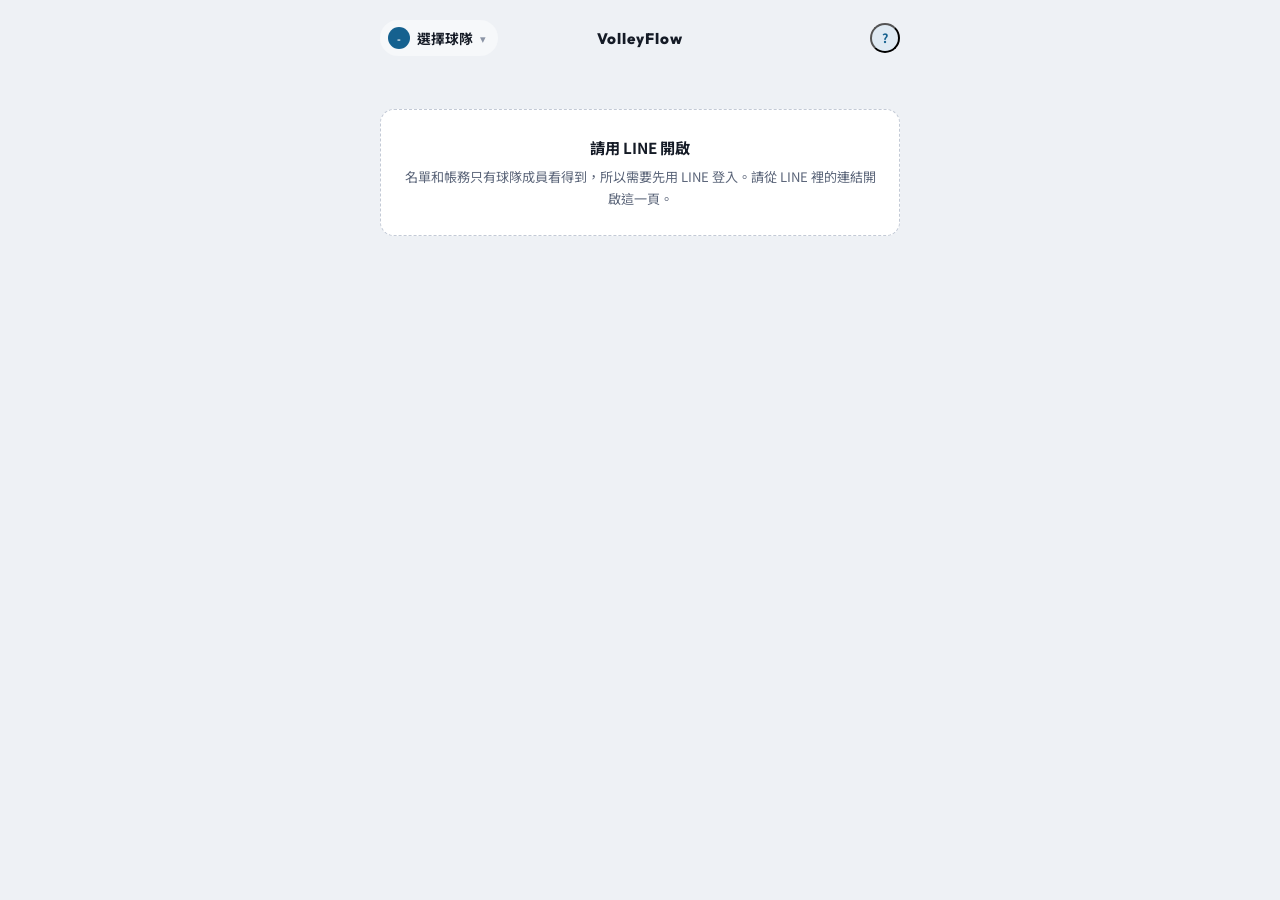
<file: frontend/index.html>
<!DOCTYPE html>
<html lang="zh-Hant">
<head>
<meta charset="UTF-8">
<meta name="viewport" content="width=device-width, initial-scale=1">
<title>VolleyFlow</title>
<link rel="icon" href="data:image/svg+xml,<svg xmlns='http://www.w3.org/2000/svg' viewBox='0 0 100 100'><text y='.9em' font-size='90'>🏐</text></svg>">
<style>
  /* No shared.css on purpose. This page exists to be left, and pulling
     in a stylesheet and a font would delay the one thing it does. */
  body {
    margin: 0; min-height: 100vh; display: grid; place-items: center;
    background: #eef1f5; color: #5c667a;
    font: 400 15px/1.6 "Noto Sans TC", -apple-system, "PingFang TC", system-ui, sans-serif;
  }
  a { color: #15618f; font-weight: 700; }
</style>
</head>
<body>
<noscript><p>請開啟 <a href="member.html">VolleyFlow</a>。</p></noscript>
<p id="fallback" hidden>正在開啟 VolleyFlow…　未自動開啟請選擇 <a href="member.html">VolleyFlow</a>。</p>

<script src="js/pages/index.js"></script>
</body>
</html>
</file>
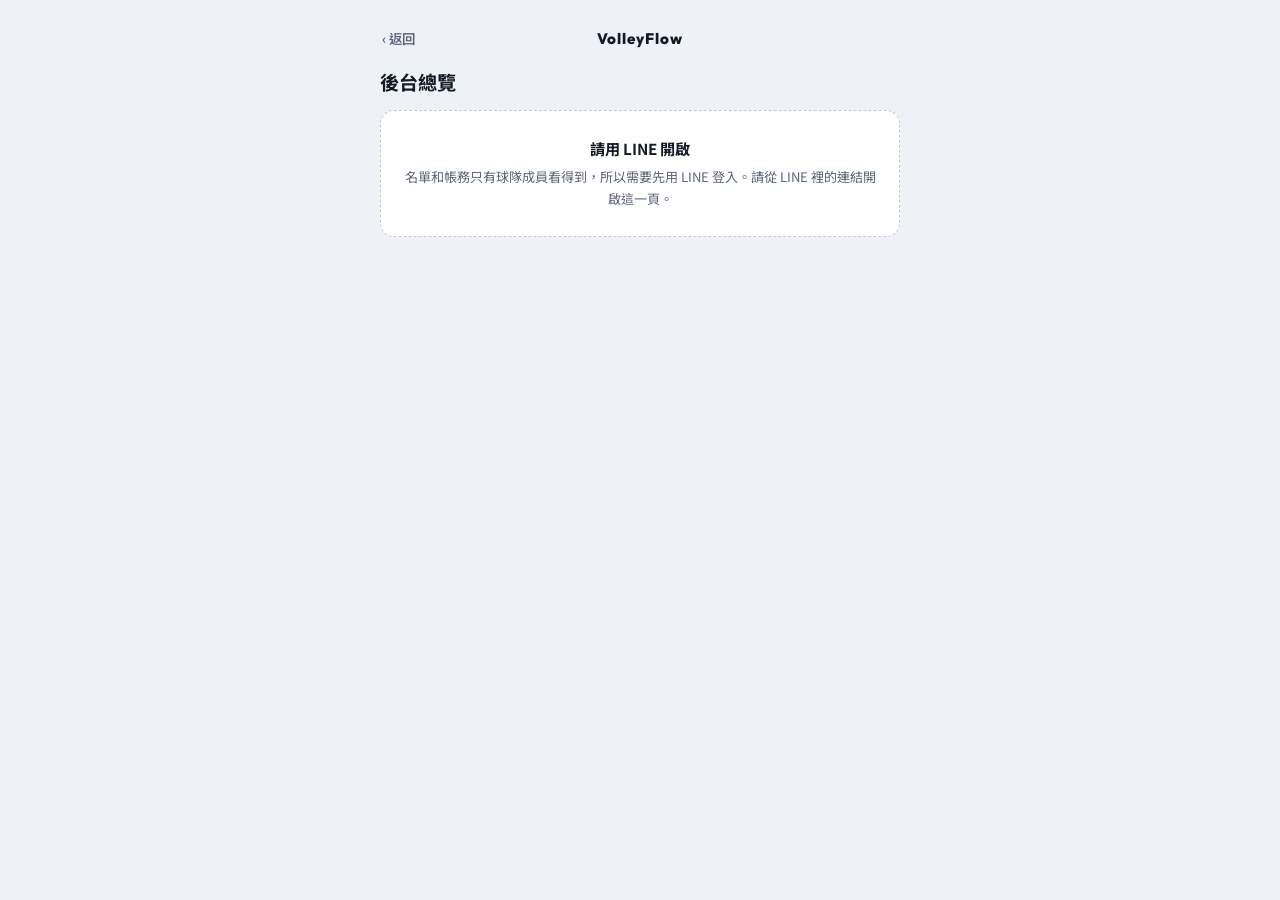
<file: frontend/developer.html>
<!DOCTYPE html>
<html lang="zh-Hant">
<head>
<meta charset="UTF-8">
<meta name="viewport" content="width=device-width, initial-scale=1">
<title>VolleyFlow 後台總覽</title>
<link rel="preconnect" href="https://volleyflow.onrender.com" crossorigin>
<link rel="icon" href="data:image/svg+xml,<svg xmlns='http://www.w3.org/2000/svg' viewBox='0 0 100 100'><text y='.9em' font-size='90'>🏐</text></svg>">
<script src="https://static.line-scdn.net/liff/edge/2/sdk.js"></script>
<link rel="stylesheet" href="https://fonts.googleapis.com/css2?family=Noto+Sans+TC:wght@400;500;700&family=Outfit:wght@600;700;800&display=swap">
<link rel="stylesheet" href="css/shared.css">
<style>
  /* Four figures first, then what went wrong and what was done, then the
     clubs, so a long list of empty test clubs never pushes the numbers
     that matter out of sight. The other counts are under 其他統計. */
  .kpis { display: grid; grid-template-columns: repeat(2, minmax(0, 1fr)); gap: 10px; margin-top: 14px; }
  .kpi { display: flex; flex-direction: column; gap: 2px; min-height: 84px; box-sizing: border-box; padding: 14px 16px; background: var(--surface); border: 1px solid var(--rule); border-radius: 16px; }
  .kpi-num { font-family: var(--font-num); font-size: 2rem; font-weight: 800; line-height: 1.15; font-variant-numeric: tabular-nums; color: var(--ink); }
  .kpi-num .spinner { margin: 8px 0 4px; }
  .kpi-label { font-size: .88rem; font-weight: 700; color: var(--ink-soft); }
  /* Only state earns a colour: unread reports waiting to be read. */
  .kpi.attention { background: var(--warn-soft); border-color: transparent; }
  .kpi.attention .kpi-num, .kpi.attention .kpi-label { color: var(--warn); }

  .lgroup .lgroup-note { margin-left: 6px; font-weight: 500; color: var(--ink-faint); }
  .lcard .block-state { padding: 16px; }
  .lcard .state-pill { flex: none; }

  .err-row { display: grid; gap: 4px; padding: 12px 16px; }
  .err-row + .err-row { border-top: 1px solid var(--rule); }
  .err-head { display: flex; justify-content: space-between; gap: 10px; font-size: .85rem; color: var(--ink-soft); font-variant-numeric: tabular-nums; }
  .err-page { font-weight: 700; color: var(--ink); }
  .err-what { font-weight: 700; color: var(--bad); overflow-wrap: anywhere; }
  .err-kv { display: flex; gap: 10px; font-size: .85rem; }
  .err-kv .k { flex: none; width: 2.6em; color: var(--ink-soft); }
  .err-kv code { min-width: 0; font-family: ui-monospace, SFMono-Regular, Menlo, Consolas, monospace; font-size: .8rem; overflow-wrap: anywhere; }

  .act-row { display: flex; align-items: flex-start; gap: 12px; padding: 12px 16px; }
  .act-row + .act-row { border-top: 1px solid var(--rule); }
  .act-dot { flex: none; width: 8px; height: 8px; margin-top: 8px; border-radius: 50%; background: var(--ink-faint); }
  .act-dot.money { background: var(--accent); }
  .act-dot.remove { background: var(--bad); }
  .act-main { flex: 1; min-width: 0; }
  .act-text { font-size: .95rem; line-height: 1.5; overflow-wrap: anywhere; }
  .act-meta { margin-top: 2px; font-size: .8rem; color: var(--ink-soft); font-variant-numeric: tabular-nums; }
  .night-pick { margin-bottom: 10px; }

  .club-search { margin-bottom: 10px; }
  .dclub .lrow-k { flex-direction: column; align-items: flex-start; gap: 2px; }
  .dclub .lrow-name { max-width: 100%; font-weight: 700; }
  .dclub-meta { max-width: 100%; overflow: hidden; text-overflow: ellipsis; white-space: nowrap; font-size: .8rem; font-weight: 400; color: var(--ink-soft); font-variant-numeric: tabular-nums; }
  #stats-toggle .lrow-go svg { transition: transform .15s; }
  #stats-toggle[aria-expanded="true"] .lrow-go svg { transform: rotate(180deg); }
  .lrow .lrow-v.num { font-family: var(--font-num); font-variant-numeric: tabular-nums; color: var(--ink); }
</style>
</head>
<body>
<div class="wrap">
  <div class="app-bar">
    <span class="app-bar-left">
      <button type="button" class="back-btn" onclick="location.href='profile.html'">‹ 返回</button>
    </span>
    <button type="button" class="brand" onclick="location.href='member.html'">VolleyFlow</button>
    <span class="app-bar-right"></span>
  </div>

  <h1>後台總覽</h1>
  <p class="hint" id="overview-sub"></p>
  <div id="overview">
    <div class="kpis" id="kpis"></div>

    <div class="lgroup">錯誤紀錄<span class="lgroup-note">最近 7 天</span></div>
    <div class="lcard" id="errors"></div>

    <div class="lgroup">最近操作</div>
    <select id="activity-night" class="control night-pick" aria-label="場次" hidden>
      <option value="">全部操作</option>
    </select>
    <div class="lcard" id="activity"></div>
    <button type="button" class="fold" id="activity-more" hidden></button>

    <div class="lgroup">球隊<span class="lgroup-note" id="club-count"></span></div>
    <input id="club-search" class="control club-search" type="search" placeholder="搜尋球隊名稱或管理員" aria-label="搜尋球隊" autocomplete="off">
    <div class="lcard" id="clubs"></div>
    <button type="button" class="fold" id="clubs-empty-toggle" hidden></button>

    <div class="lgroup">其他</div>
    <div class="lcard">
      <a class="lrow" href="reports.html"><span class="lrow-k">問題回報</span><span class="lrow-v" id="reports-unread"></span><span class="lrow-go" aria-hidden="true"><svg viewBox="0 0 16 16" width="16" height="16"><path d="M6 3.5 10.5 8 6 12.5" fill="none" stroke="currentColor" stroke-width="2" stroke-linecap="round" stroke-linejoin="round"/></svg></span></a>
      <button type="button" class="lrow" id="stats-toggle" aria-expanded="false" aria-controls="stats"><span class="lrow-k">其他統計</span><span class="lrow-go" aria-hidden="true"><svg viewBox="0 0 16 16" width="16" height="16"><path d="M3.5 6 8 10.5 12.5 6" fill="none" stroke="currentColor" stroke-width="2" stroke-linecap="round" stroke-linejoin="round"/></svg></span></button>
    </div>
    <div id="stats" hidden></div>
  </div>
</div>

<script src="js/common/format.js"></script>
<script src="js/common/api.js"></script>
<script src="js/common/errors.js"></script>
<script src="js/common/feedback.js"></script>
<script src="js/common/clubs.js"></script>
<script src="js/common/season.js"></script>
<script src="js/common/game-sheet.js"></script>
<script src="js/pages/developer.js"></script>
</body>
</html>
</file>
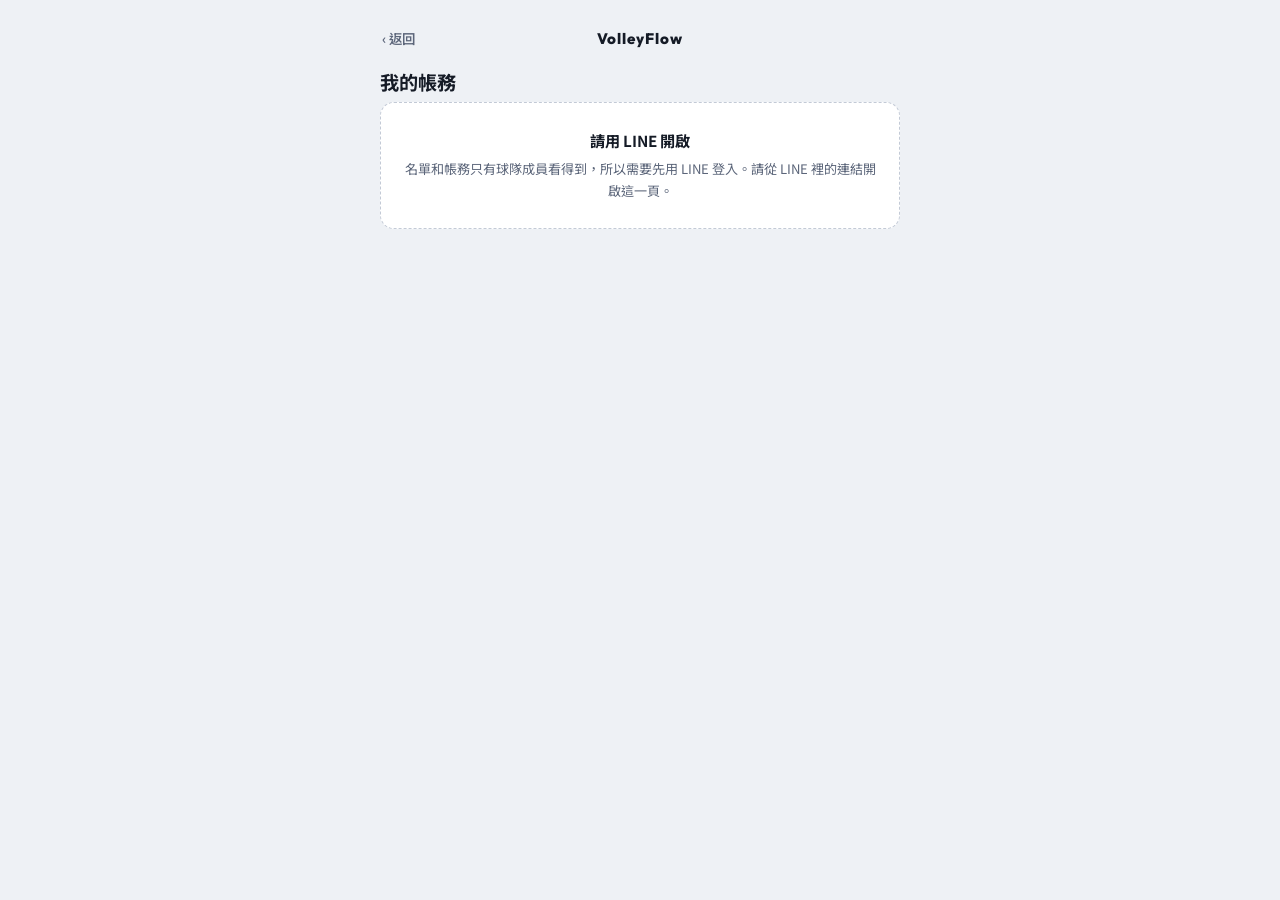
<file: frontend/ledger.html>
<!DOCTYPE html>
<html lang="zh-Hant">
<head>
<meta charset="UTF-8">
<meta name="viewport" content="width=device-width, initial-scale=1">
<title>VolleyFlow 我的帳務</title>
<link rel="preconnect" href="https://volleyflow.onrender.com" crossorigin>
<link rel="icon" href="data:image/svg+xml,<svg xmlns='http://www.w3.org/2000/svg' viewBox='0 0 100 100'><text y='.9em' font-size='90'>🏐</text></svg>">
<script src="https://static.line-scdn.net/liff/edge/2/sdk.js"></script>
<link rel="stylesheet" href="https://fonts.googleapis.com/css2?family=Noto+Sans+TC:wght@400;500;700&family=Outfit:wght@600;700;800&display=swap">
<link rel="stylesheet" href="css/shared.css">
</head>
<body>
<div class="wrap">
  <div class="app-bar">
    <span class="app-bar-left">
      <button type="button" class="back-btn" onclick="goBack()">‹ 返回</button>
    </span>
    <button type="button" class="brand" onclick="location.href='member.html'">VolleyFlow</button>
    <span class="app-bar-right"></span>
  </div>

  <h1>我的帳務</h1>

  <div id="page-state"></div>

  <div id="content" hidden>
    <div id="owed-total" hidden></div>
    <p class="section-label" id="clubs-label">我的球隊</p>
    <div id="clubs-list"></div>
    <p class="hint">每一隊的帳各自計算，不會互相流用。選擇球隊可查看明細。</p>
  </div>
</div>

<!-- One club's breakdown, opened from a row. Same sheet pattern as the
     member page's 我的帳務 and the organizer's screens. -->
<div id="detail-backdrop" class="gsheet-backdrop" hidden onclick="if (event.target === this) closeDetail()">
  <div class="gsheet">
    <button type="button" class="gsheet-close" onclick="closeDetail()">✕</button>
    <h3 id="dt-club"></h3>
    <div id="dt-total" class="lg-total"></div>
    <div id="dt-rows"></div>
    <!-- In the sheet rather than on the row: the row is already a
         button, and a button cannot contain another one. Putting it here
         also keeps every row identical, instead of one row carrying an
         extra control its neighbours do not have. -->
    <button type="button" class="btn btn-quiet" id="dt-goto" style="width:100%;margin-top:14px" hidden>前往這個球隊</button>
  </div>
</div>

<script src="js/common/format.js"></script>
<script src="js/common/api.js"></script>
<script src="js/common/errors.js"></script>
<script src="js/common/feedback.js"></script>
<script src="js/common/clubs.js"></script>
<script src="js/common/season.js"></script>
<script src="js/common/game-sheet.js"></script>
<script src="js/pages/ledger.js"></script>
</body>
</html>
</file>
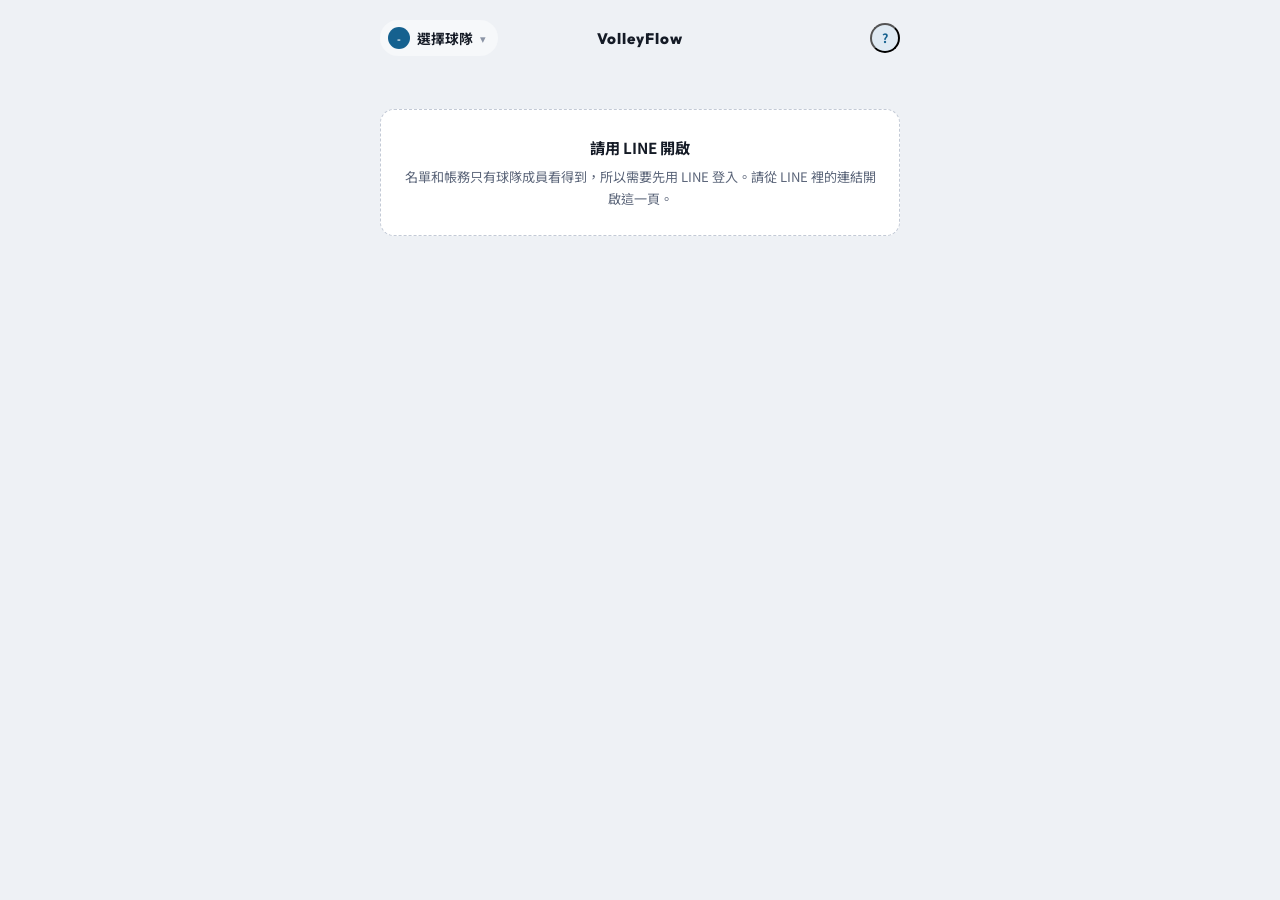
<file: frontend/member.html>
<!DOCTYPE html>
<html lang="zh-Hant">
<head>
<meta charset="UTF-8">
<meta name="viewport" content="width=device-width, initial-scale=1">
<title>VolleyFlow</title>
<link rel="preconnect" href="https://volleyflow.onrender.com" crossorigin>
<link rel="icon" href="data:image/svg+xml,<svg xmlns='http://www.w3.org/2000/svg' viewBox='0 0 100 100'><text y='.9em' font-size='90'>🏐</text></svg>">
<script src="https://static.line-scdn.net/liff/edge/2/sdk.js"></script>
<link rel="stylesheet" href="https://fonts.googleapis.com/css2?family=Noto+Sans+TC:wght@400;500;700&family=Outfit:wght@600;700;800&display=swap">
<link rel="stylesheet" href="css/shared.css">
<style>
  body { font-family: var(--font-cjk); }
  .hero-date, .count-big, .bc-value, .m-net { font-family: var(--font-num); }
  .name-row { display: flex; gap: 8px; margin-bottom: 14px; }
  .name-row input {
    flex: 1; padding: 10px 12px; border: 1px solid var(--rule); border-radius: 9px;
    font-size: .95rem; background: var(--surface); color: var(--ink); font-family: var(--font-cjk);
  }
  .name-row[hidden] { display: none; }
  .club-sheet-actions { display: flex; flex-direction: column; gap: 8px; margin-top: 12px; }
  .club-row-manage { border: none; background: none; color: var(--accent); font-size: .74rem; font-weight: 700; cursor: pointer; }
</style>
</head>
<body>
<div class="wrap">
  <div class="app-bar">
    <span class="app-bar-left">
      <button type="button" id="club-chip" class="club-chip">
        <i class="club-dot" id="club-dot">-</i><span id="club-chip-name" class="club-chip-name">選擇球隊</span><span class="caret">▾</span>
      </button>
    </span>
    <button type="button" class="brand" onclick="location.href='member.html'">VolleyFlow</button>
    <span class="app-bar-right">
      <button type="button" class="avatar" id="avatar-btn" title="個人資料">?</button>
    </span>
  </div>

  <nav class="context-switch" id="context-switch" hidden>
    <a href="member.html" class="on">會員</a>
    <a href="organizer.html" id="manage-link">管理<span class="nav-badge" id="manage-badge" hidden></span></a>
  </nav>
  <div id="identity" class="identity"></div>

  <div id="name-row" class="name-row" hidden>
    <input id="player-name" type="text" placeholder="你的名字（測試用，非 LINE 環境）">
  </div>

  <div class="season-row">
    <select id="season-picker" class="season-picker" hidden></select>
    <button type="button" id="balance-chip" class="balance-chip" onclick="openLedger()" hidden></button>
  </div>
  <div id="error"></div>


  <div id="hero-wrap" data-season-content></div>

  <div class="section-label" id="cal-label" hidden>本季場次</div>
  <div id="month-cal" class="mcal" hidden data-season-content></div>

</div>

<div id="club-sheet-backdrop" class="gsheet-backdrop" hidden>
  <div class="gsheet">
    <button class="gsheet-close" aria-label="關閉" data-close-sheet="club">✕</button>
    <h3>球隊</h3>
    <div id="club-rows"></div>
    <div class="club-sheet-actions">
      <button type="button" class="btn btn-quiet" onclick="promptJoinClub()">連結加入</button>
      <button type="button" class="btn btn-primary" onclick="createClub()">建立球隊</button>
    </div>
  </div>
</div>

<div id="game-sheet-backdrop" class="gsheet-backdrop" hidden>
  <div class="gsheet">
    <button class="gsheet-close" aria-label="關閉" data-close-sheet="game">✕</button>
    <div id="game-detail"></div>
  </div>
</div>

<div id="ledger-backdrop" class="gsheet-backdrop" hidden>
  <div class="gsheet">
    <button class="gsheet-close" aria-label="關閉" data-close-sheet="ledger">✕</button>
    <h3 style="margin:0">我的帳務</h3>
    <p class="su-when" id="lg-sub"></p>
    <div id="lg-total" class="lg-total"></div>
    <div id="lg-entries"></div>
    <!-- Below the breakdown and outside it, on purpose: this figure is
         not on the ledger, and summaryRows reconciles its rows against
         the ledger balance. Put through there it would invent an 其他
         row worth exactly the estimate. -->
    <div id="lg-estimate" class="lg-estimate" hidden></div>
  </div>
</div>

<div id="signup-backdrop" class="gsheet-backdrop" hidden>
  <div class="gsheet">
    <button class="gsheet-close" aria-label="關閉" data-close-sheet="signup">✕</button>
    <h3 style="margin:0">報名</h3>
    <div id="su-picker"></div>
    <p id="su-when" class="su-when"></p>

    <div class="su-cap">
      <div class="su-cap-line">
        <span><strong id="su-now"></strong> / <span id="su-cap"></span> 人</span>
        <span id="su-note" class="su-cap-note"></span>
      </div>
      <div class="su-bar"><i class="now" id="su-bar-now"></i><i class="adding" id="su-bar-add"></i><i class="over" id="su-bar-over"></i></div>
    </div>

    <div class="su-q">報名名單</div>
    <div class="su-who" id="su-who"></div>
    <button type="button" class="su-add" id="su-add">＋ 新增報名對象</button>

    <div class="su-total">
      <span class="su-total-text">
        <span id="su-total-label">合計</span>
        <span class="su-breakdown" id="su-breakdown"></span>
      </span>
      <span class="su-amt" id="su-amt"></span>
    </div>

    <button type="button" class="btn btn-primary" style="width:100%" id="su-go">確認報名</button>
  </div>
</div>

<script src="js/common/format.js"></script>
<script src="js/common/api.js"></script>
<script src="js/common/errors.js"></script>
<script src="js/common/feedback.js"></script>
<script src="js/common/clubs.js"></script>
<script src="js/common/season.js"></script>
<script src="js/common/game-sheet.js"></script>
<script src="js/pages/member.js"></script>
</body>
</html>
</file>
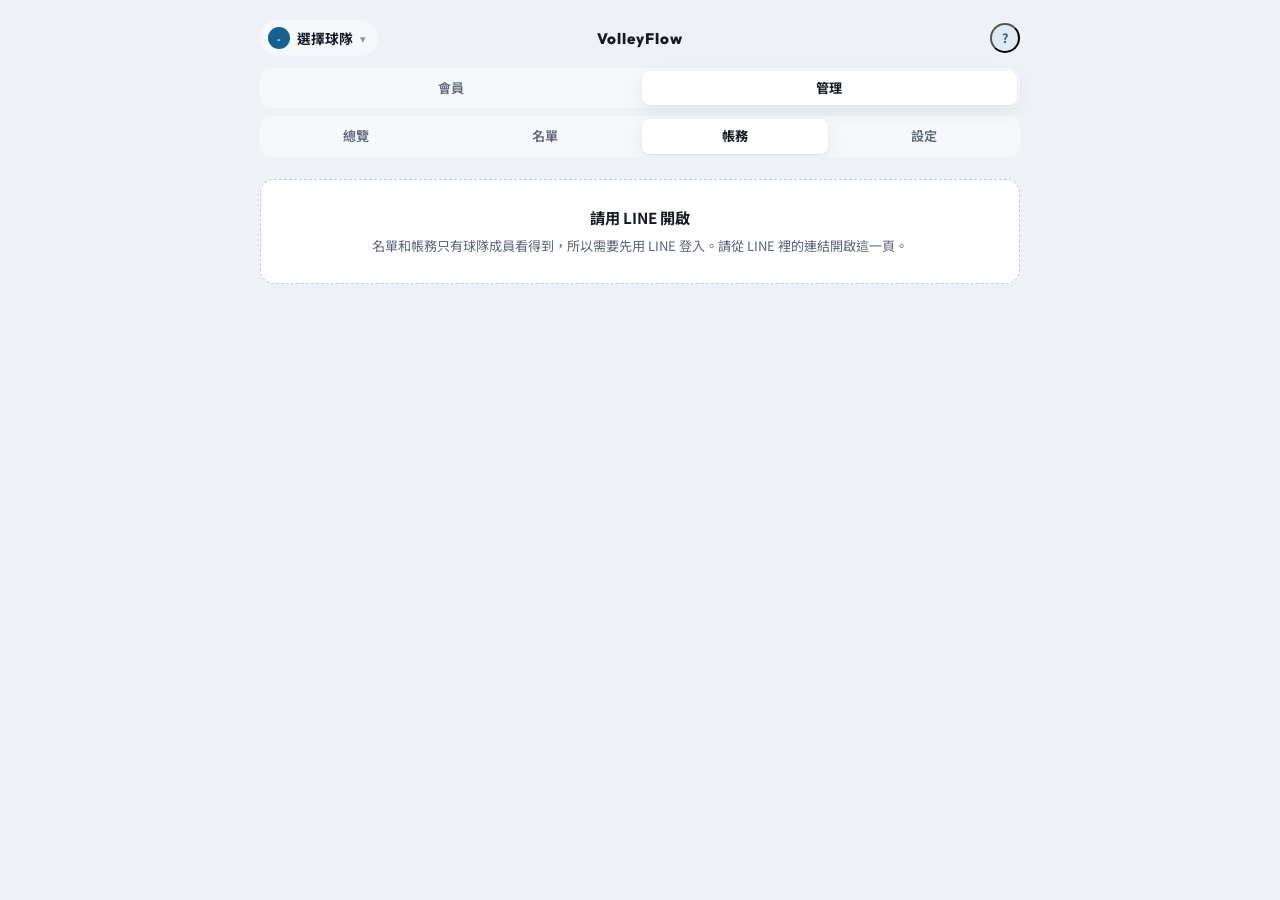
<file: frontend/organizer-ledger.html>
<!DOCTYPE html>
<html lang="zh-Hant">
<head>
<meta charset="UTF-8">
<meta name="viewport" content="width=device-width, initial-scale=1">
<title>VolleyFlow 球隊管理 · 帳務</title>
<link rel="preconnect" href="https://volleyflow.onrender.com" crossorigin>
<link rel="icon" href="data:image/svg+xml,<svg xmlns='http://www.w3.org/2000/svg' viewBox='0 0 100 100'><text y='.9em' font-size='90'>🏐</text></svg>">
<script src="https://static.line-scdn.net/liff/edge/2/sdk.js"></script>
<link rel="stylesheet" href="https://fonts.googleapis.com/css2?family=Noto+Sans+TC:wght@400;500;700&family=Outfit:wght@600;700;800&display=swap">
<link rel="stylesheet" href="css/shared.css">
<style>
  .tab[hidden] { display: none; }
  .m-act input, .m-act .confirm-partial { display: none; }
  .m-act.partial input, .m-act.partial .confirm-partial { display: block; }
  .m-act.partial .paid, .m-act.partial .later { display: none; }
  .settle-hint { font-size: .78rem; color: var(--ink-soft); margin: 10px 0 0; text-align: center; }
  .fee-notice { display: flex; align-items: center; justify-content: space-between; gap: 10px; background: var(--surface); border: 1px solid var(--rule); border-radius: 12px; padding: 12px 14px; margin-top: 10px; }
  .fee-notice-text { font-size: .82rem; color: var(--ink-soft); line-height: 1.5; }
  .fee-notice-text b { color: var(--ink); }
  .fee-notice .btn { width: auto; margin-top: 0; padding: 9px 14px; white-space: nowrap; }
  .notice-list { background: var(--surface); border: 1px solid var(--rule); border-radius: 10px; font-size: .84rem; margin-bottom: 12px; }
  .notice-list div { display: flex; justify-content: space-between; gap: 10px; padding: 7px 12px; border-top: 1px solid var(--rule); font-variant-numeric: tabular-nums; }
  .notice-list div:first-child { border-top: none; }
  .notice-bubble { background: var(--surface); border: 1px solid var(--rule); border-radius: 14px 14px 14px 4px; padding: 10px 12px; font-size: .84rem; line-height: 1.65; white-space: pre-line; }
</style>
</head>
<body>
<div class="wrap wide">
  <div class="app-bar">
    <span class="app-bar-left">
      <button type="button" id="club-chip" class="club-chip">
        <i class="club-dot" id="club-dot">-</i><span id="club-chip-name" class="club-chip-name">選擇球隊</span><span class="caret">▾</span>
      </button>
      <select id="club-picker" class="club-picker" hidden aria-hidden="true" tabindex="-1"></select>
    </span>
    <button type="button" class="brand" onclick="location.href='member.html'">VolleyFlow</button>
    <span class="app-bar-right">
      <button type="button" class="avatar" id="avatar-btn" title="個人資料">?</button>
    </span>
  </div>

  <nav class="context-switch">
    <a href="member.html">會員</a>
    <a href="organizer.html" class="on">管理</a>
  </nav>

  <nav class="org-nav">
    <a href="organizer.html" class="org-nav-link">總覽</a>
    <a href="organizer-members.html" class="org-nav-link">名單</a>
    <a href="organizer-ledger.html" class="org-nav-link active">帳務</a>
    <a href="organizer-settings.html" class="org-nav-link">設定</a>
  </nav>

  <div class="picker-row picker-row-labeled">
    <div id="season-picker-field" class="picker-field" hidden>
      <label for="season-picker">季別</label>
      <span class="picker-control">
        <select id="season-picker" class="season-picker" hidden></select>
        <i class="spinner sm picker-spinner" aria-hidden="true"></i>
      </span>
    </div>
  </div>
  <div id="error"></div>

  <div id="no-season"></div>

  <div class="seg" id="ledger-tabs" hidden>
    <span class="on" data-tab="fee">季費</span>
    <span data-tab="dropin">當天臨打</span>
    <span data-tab="closing">季末結算</span>
  </div>

  <div id="tab-fee" class="tab" hidden>
    <div class="balance">
      <span class="balance-label">季費已收</span>
      <span id="fee-collected" class="balance-value"></span>
    </div>
    <div class="progress"><i id="fee-progress" style="width:0%"></i></div>
    <p id="fee-hint" class="hint"></p>
    <div id="fee-notice" class="fee-notice" hidden>
      <span id="fee-notice-text" class="fee-notice-text"></span>
      <button type="button" class="btn btn-primary" id="fee-notice-btn" onclick="openFeeNotice()">繳費通知</button>
    </div>
    <div class="section-label" id="fee-share-label"></div>
    <div id="fee-list" class="money" data-season-content></div>
  </div>

  <div id="tab-dropin" class="tab" hidden>
    <select id="dropin-game-picker" class="season-picker" style="margin-bottom: 12px"></select>
    <div id="dropin-list" class="money" data-season-content></div>
  </div>

  <div id="tab-closing" class="tab" hidden>
    <div id="closing-before">
      <p id="closing-blocked" class="empty" hidden></p>
      <div id="closing-ready">
        <p class="hint">結算後本季名單與場地費鎖定，剩下的場次不能請假或報名臨打。未選擇者，餘額保留至下一季。</p>
        <div class="balance" style="margin-bottom:14px">
          <span class="balance-label">現金結餘</span>
          <span id="closing-cash" class="balance-value even">—</span>
        </div>
        <div class="section-label">本季結算</div>
        <div id="closing-preview" class="money"></div>
        <p id="closing-pending" class="hint"></p>
        <button type="button" class="btn btn-primary" id="settle-btn" onclick="settleSeason()">結算本季</button>
      </div>
    </div>
    <div id="closing-after" hidden>
      <div class="balance" style="margin-bottom: 14px">
        <span class="balance-label">已結算</span>
        <span id="closing-settled-at" class="balance-value even"></span>
      </div>
      <div class="section-label">保留至下一季</div>
      <div id="closing-list" class="money"></div>
      <p id="closing-all-clear" class="empty" hidden>所有成員均已結清</p>
      <p id="closing-kept-hint" class="hint">保留的金額於下一季季費扣除或加收。</p>

      <div class="btn-row" style="margin-top:16px">
        <button type="button" class="btn btn-quiet" id="unsettle-btn" onclick="unsettleSeason()">復原結算</button>
        <a class="btn btn-quiet" href="organizer-settings.html">開新一季</a>
      </div>
      <p class="hint">復原後，退費紀錄以沖銷方式保留。已退現金不會自動收回。</p>
    </div>
  </div>
</div>

<div id="history-backdrop" class="gsheet-backdrop" hidden>
  <div class="gsheet">
    <button class="gsheet-close" aria-label="關閉" onclick="closeHistory()">✕</button>
    <h3 id="history-title">明細</h3>
    <div id="history-list"></div>
    <p class="hint">收款或退款按錯了，按「復原」會補一筆相反的紀錄；原本那筆會留著，標示已復原。</p>
  </div>
</div>

<div id="notice-backdrop" class="gsheet-backdrop" hidden>
  <div class="gsheet" role="dialog" aria-labelledby="notice-title">
    <button class="gsheet-close" aria-label="關閉" onclick="closeFeeNotice()">✕</button>
    <h3 id="notice-title">繳費通知</h3>
    <div id="notice-list" class="notice-list"></div>
    <div class="section-label">訊息內容（<span id="notice-sample-name"></span>）</div>
    <div id="notice-sample" class="notice-bubble"></div>
    <p class="hint">送出後無法收回。每位成員每季僅收到一次。</p>
    <p id="notice-skipped" class="hint" hidden></p>
    <div class="btn-row" style="margin-top:12px">
      <button type="button" class="btn btn-quiet" onclick="closeFeeNotice()">取消</button>
      <button type="button" class="btn btn-primary" id="notice-send" onclick="sendFeeNotice(this)">傳送</button>
    </div>
  </div>
</div>

<script src="js/common/format.js"></script>
<script src="js/common/api.js"></script>
<script src="js/common/errors.js"></script>
<script src="js/common/feedback.js"></script>
<script src="js/common/clubs.js"></script>
<script src="js/common/season.js"></script>
<script src="js/common/game-sheet.js"></script>
<script src="js/pages/organizer-ledger.js"></script>
</body>
</html>
</file>
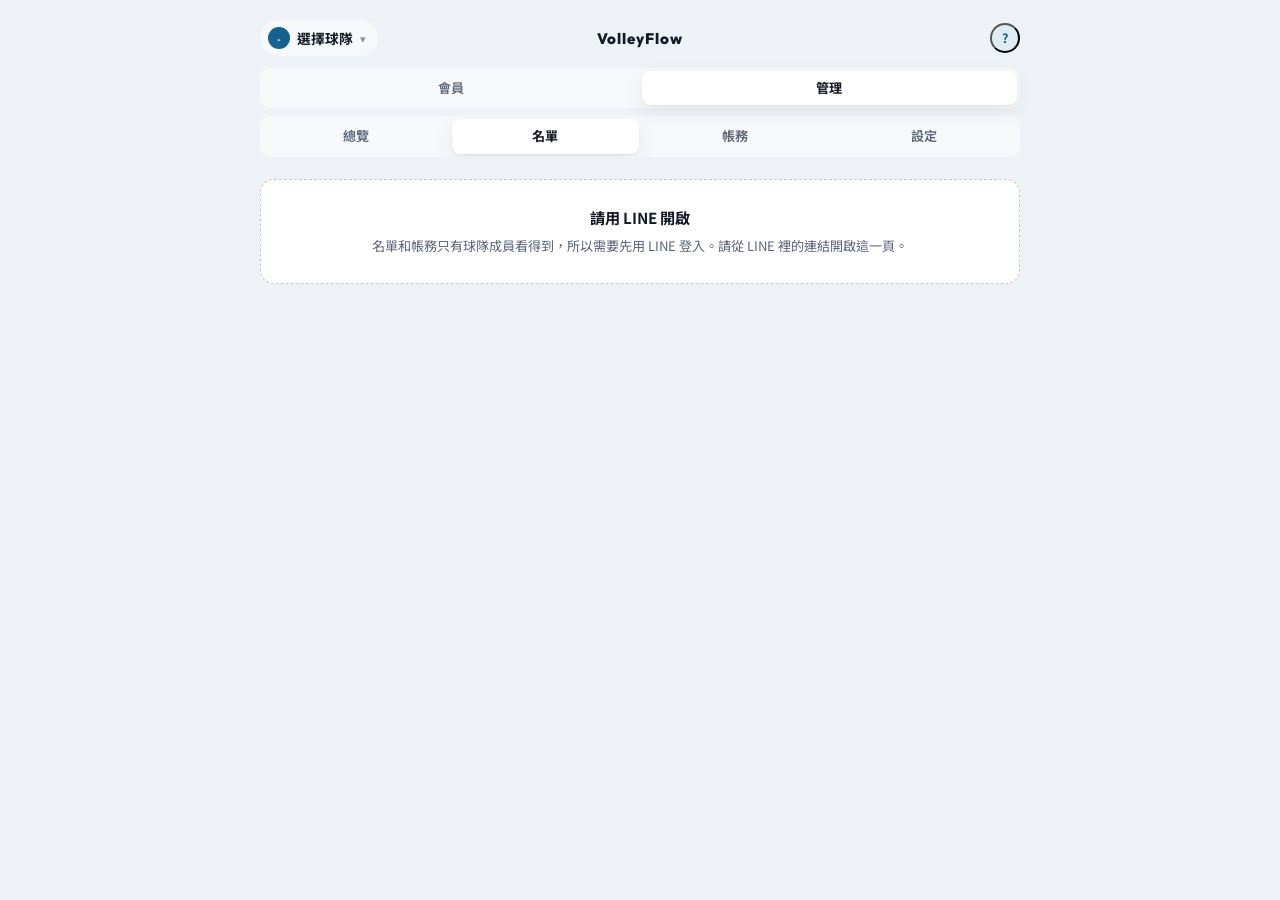
<file: frontend/organizer-members.html>
<!DOCTYPE html>
<html lang="zh-Hant">
<head>
<meta charset="UTF-8">
<meta name="viewport" content="width=device-width, initial-scale=1">
<title>VolleyFlow 球隊管理 · 名單</title>
<link rel="preconnect" href="https://volleyflow.onrender.com" crossorigin>
<link rel="icon" href="data:image/svg+xml,<svg xmlns='http://www.w3.org/2000/svg' viewBox='0 0 100 100'><text y='.9em' font-size='90'>🏐</text></svg>">
<script src="https://static.line-scdn.net/liff/edge/2/sdk.js"></script>
<link rel="stylesheet" href="https://fonts.googleapis.com/css2?family=Noto+Sans+TC:wght@400;500;700&family=Outfit:wght@600;700;800&display=swap">
<link rel="stylesheet" href="css/shared.css">
<style>
  .member-list { display: flex; flex-direction: column; gap: 3px; margin-top: 8px; }
  .member-row {
    display: flex; justify-content: space-between; align-items: center; gap: 8px;
    padding: 10px 12px; background: var(--surface); border: 1px solid var(--rule); border-radius: 10px;
  }
  .settled-note { font-size: .82rem; color: var(--ink-soft); padding: 16px 0; }
  .row-actions { display: flex; align-items: center; gap: 8px; }
  .mini-gender { display: inline-flex; gap: 3px; }
  .mini-gender button {
    border: 1px solid var(--rule); background: var(--surface); color: var(--ink-faint);
    font-size: .74rem; padding: 4px 9px; border-radius: 7px; cursor: pointer;
  }
  .mini-gender button.on { background: var(--accent-soft); border-color: var(--accent); color: var(--accent); font-weight: 700; }
  .request-tree { margin: 0 0 0 8px; padding: 10px; border-radius: 12px; background: var(--surface-2); }
  .request-tree.empty { padding-block: 9px; }
  .request-empty { color: var(--ink-faint); font-size: .74rem; }
  .request-group { padding: 0; }
  .request-group + .request-group { margin-top: 13px; }
  .request-title { display: flex; align-items: baseline; flex-wrap: wrap; gap: 2px 6px; margin-bottom: 5px; }
  .request-title strong { color: var(--ink-soft); font-size: .74rem; letter-spacing: .02em; }
  .request-title strong small { margin-left: 5px; color: var(--ink-faint); font-size: .74rem; font-weight: 500; letter-spacing: 0; }
  .request-title span { color: var(--ink-faint); font-size: .74rem; }
  .members-section-head { display: flex; align-items: baseline; justify-content: space-between; gap: 10px; }
  .members-section-head .section-label { margin-bottom: 0; }
  .roster-edit {
    display: inline-flex; flex: none; min-height: 32px; padding: 6px 10px; align-items: center;
    gap: 5px; border: 1px solid var(--rule-strong); border-radius: 8px; background: var(--surface);
    color: var(--accent); font-size: .74rem; font-weight: 700; cursor: pointer;
  }
  .roster-edit[aria-pressed="true"] { border-color: var(--accent); background: var(--accent-soft); }
  .roster-groups { margin-top: 11px; padding: 10px; border-radius: 12px; background: var(--surface-2); }
  .roster-subsection-label { color: var(--ink-soft); font-size: .74rem; font-weight: 700; letter-spacing: .04em; text-transform: uppercase; }
  .roster-subsection-label span { margin-left: 3px; color: var(--ink-faint); font-weight: 500; letter-spacing: 0; text-transform: none; }
  #pool-section { margin-top: 13px; }
  #pool-section .hint { margin: 4px 0 7px; }
  #pool-section .btn { margin-top: 11px; }
  .guest-sheet .hint { margin: 0 0 14px; }
  .guest-sheet .picker-manual { margin-top: 12px; }
  .guest-sheet .btn-row { margin-top: 14px; }
  .roster-write-state { display: inline-flex; width: 32px; height: 32px; align-items: center; justify-content: center; flex: none; }
</style>
</head>
<body>
<div class="wrap wide" id="members-page" data-picker-loading-root>
  <div class="app-bar">
    <span class="app-bar-left">
      <button type="button" id="club-chip" class="club-chip">
        <i class="club-dot" id="club-dot">-</i><span id="club-chip-name" class="club-chip-name">選擇球隊</span><span class="caret">▾</span>
      </button>
      <select id="club-picker" class="club-picker" hidden aria-hidden="true" tabindex="-1"></select>
    </span>
    <button type="button" class="brand" onclick="location.href='member.html'">VolleyFlow</button>
    <span class="app-bar-right">
      <button type="button" class="avatar" id="avatar-btn" title="個人資料">?</button>
    </span>
  </div>

  <nav class="context-switch">
    <a href="member.html">會員</a>
    <a href="organizer.html" class="on">管理</a>
  </nav>

  <nav class="org-nav">
    <a href="organizer.html" class="org-nav-link">總覽</a>
    <a href="organizer-members.html" class="org-nav-link active">名單</a>
    <a href="organizer-ledger.html" class="org-nav-link">帳務</a>
    <a href="organizer-settings.html" class="org-nav-link">設定</a>
  </nav>

  <div class="picker-row picker-row-labeled">
    <div id="season-picker-field" class="picker-field" hidden>
      <label for="season-picker">季別</label>
      <span class="picker-control">
        <select id="season-picker" class="season-picker" hidden></select>
        <i class="spinner sm picker-spinner" aria-hidden="true"></i>
      </span>
    </div>
  </div>
  <div id="error"></div>

  <div id="members-loader" class="page-state" role="status" aria-live="polite">
    <i class="spinner" aria-hidden="true"></i>
    <p id="members-loader-text">載入中…</p>
  </div>

  <div id="members-content" hidden>

  <!-- The join link leads the page: it is how a club gets its members. -->
  <div id="join-link-section" hidden>
    <div class="section-label">加入連結</div>
    <p class="hint">分享此連結，邀請隊友加入球隊。</p>
    <div id="join-link-body"></div>
  </div>

  <div id="settled-note" class="settled-note" hidden>
    本季已結算，成員名單無法再變更。
  </div>

  <div id="no-season"></div>

  <div id="requests-section" hidden>
    <div class="section-label">待核准 <span id="requests-count"></span></div>
    <div id="requests-list"></div>
  </div>

  <!-- 本季固定成員 is what the organizer opens this page to read, so it
       leads once nobody is waiting. Everyone else collapses behind a
       toggle, since most weeks there is nothing to do with them. -->
  <div id="roster-section" hidden>
    <div class="members-section-head">
      <div class="section-label">本季名單</div>
      <button type="button" id="roster-edit" class="roster-edit" aria-pressed="false" hidden>✎ 更正名單</button>
    </div>
    <p id="warn-note" class="hint" style="color: var(--warn)">
      更正會追溯整季，並改變該成員的季費。
    </p>
    <p id="roster-hint" class="hint">
      本季固定成員依整季計費；單場是否參加請在場次中設定。
    </p>

    <div class="roster-groups">
      <div class="roster-subsection">
        <div class="roster-subsection-label">固定成員 <span id="roster-count"></span></div>
        <div id="member-list" class="member-list"></div>
      </div>

      <div id="pool-section" hidden>
        <button type="button" class="collapse-toggle" id="pool-toggle" aria-expanded="false" aria-controls="pool-content">
          <span class="chev">▾</span> 其他成員 <span class="collapse-count" id="pool-count"></span>
        </button>
        <div id="pool-content" hidden>
          <p class="hint">在球隊裡，但不在本季固定名單上。</p>
          <div id="pool-list" class="member-list"></div>
          <button type="button" id="guest-button" class="btn btn-quiet" onclick="openGuestDialog()">＋ 新增訪客</button>
        </div>
      </div>
    </div>
  </div>

  <div id="dup-section" hidden>
    <div class="section-label">重複的名字</div>
    <p class="hint" style="margin-top:0">
      同一個人被輸入了不只一次。合併後，報名、請假和帳務都會算在同一個人身上。
    </p>
    <div id="dup-list" class="member-list"></div>
  </div>

  </div>
</div>

<div id="guest-backdrop" class="gsheet-backdrop" hidden>
  <section class="gsheet guest-sheet" role="dialog" aria-modal="true" aria-labelledby="guest-dialog-title">
    <button type="button" class="gsheet-close" aria-label="關閉" onclick="closeGuestDialog()">✕</button>
    <h3 id="guest-dialog-title">新增訪客</h3>
    <p class="hint">新增後只會加入球隊；需要固定出席時，再加入本季名單。</p>
    <div class="picker-manual">
      <input id="new-member-name" type="text" placeholder="輸入姓名" autocomplete="off">
      <select id="new-member-gender" aria-label="性別">
        <option value="">性別</option>
        <option value="male">男</option>
        <option value="female">女</option>
      </select>
    </div>
    <div class="btn-row">
      <button type="button" class="btn btn-quiet" onclick="closeGuestDialog()">取消</button>
      <button type="button" class="btn btn-primary" onclick="addGuest(this)">新增</button>
    </div>
  </section>
</div>

<script src="js/common/format.js"></script>
<script src="js/common/api.js"></script>
<script src="js/common/errors.js"></script>
<script src="js/common/feedback.js"></script>
<script src="js/common/clubs.js"></script>
<script src="js/common/season.js"></script>
<script src="js/common/game-sheet.js"></script>
<script src="js/pages/organizer-members.js"></script>
</body>
</html>
</file>
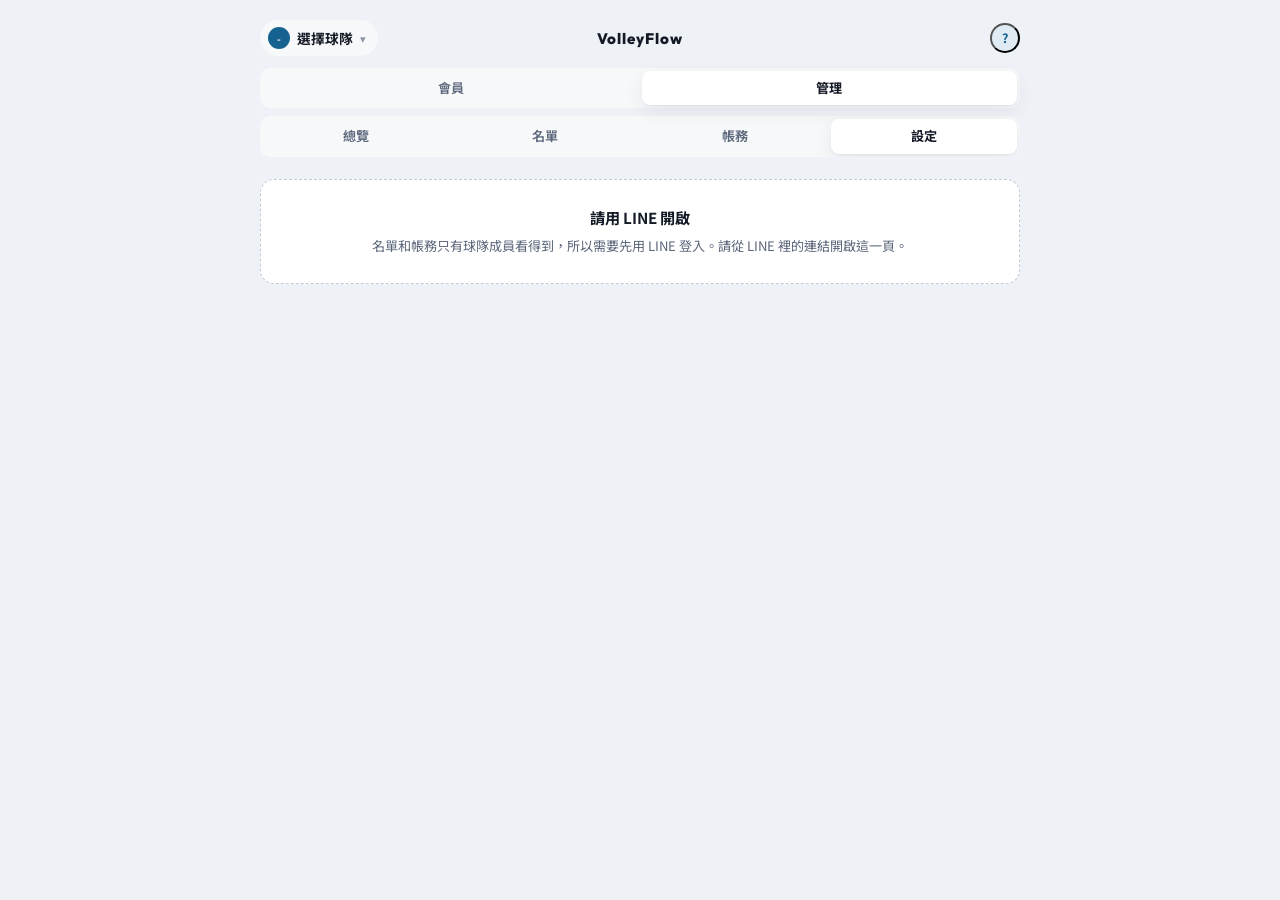
<file: frontend/organizer-settings.html>
<!DOCTYPE html>
<html lang="zh-Hant">
<head>
<meta charset="UTF-8">
<meta name="viewport" content="width=device-width, initial-scale=1">
<title>VolleyFlow 球隊管理 · 設定</title>
<link rel="preconnect" href="https://volleyflow.onrender.com" crossorigin>
<link rel="icon" href="data:image/svg+xml,<svg xmlns='http://www.w3.org/2000/svg' viewBox='0 0 100 100'><text y='.9em' font-size='90'>🏐</text></svg>">
<script src="https://static.line-scdn.net/liff/edge/2/sdk.js"></script>
<link rel="stylesheet" href="https://fonts.googleapis.com/css2?family=Noto+Sans+TC:wght@400;500;700&family=Outfit:wght@600;700;800&display=swap">
<link rel="stylesheet" href="css/shared.css">
<style>
  .settings-form { display: flex; flex-direction: column; gap: 14px; margin-top: 12px; }
  .settings-form[hidden] { display: none; }
  .empty-club-note { color: var(--ink-soft); font-size: .85rem; padding: 20px 0; text-align: center; }
</style>
</head>
<body>
<div class="wrap wide">
  <div class="app-bar">
    <span class="app-bar-left">
      <button type="button" id="club-chip" class="club-chip">
        <i class="club-dot" id="club-dot">-</i><span id="club-chip-name" class="club-chip-name">選擇球隊</span><span class="caret">▾</span>
      </button>
      <select id="club-picker" class="club-picker" hidden aria-hidden="true" tabindex="-1"></select>
    </span>
    <button type="button" class="brand" onclick="location.href='member.html'">VolleyFlow</button>
    <span class="app-bar-right">
      <button type="button" class="avatar" id="avatar-btn" title="個人資料">?</button>
    </span>
  </div>

  <nav class="context-switch">
    <a href="member.html">會員</a>
    <a href="organizer.html" class="on">管理</a>
  </nav>

  <nav class="org-nav">
    <a href="organizer.html" class="org-nav-link">總覽</a>
    <a href="organizer-members.html" class="org-nav-link">名單</a>
    <a href="organizer-ledger.html" class="org-nav-link">帳務</a>
    <a href="organizer-settings.html" class="org-nav-link active">設定</a>
  </nav>

  <div class="picker-row picker-row-labeled">
    <div id="season-picker-field" class="picker-field" hidden>
      <label for="season-picker">季別</label>
      <span class="picker-control">
        <select id="season-picker" class="season-picker" hidden></select>
        <i class="spinner sm picker-spinner" aria-hidden="true"></i>
      </span>
    </div>
  </div>
  <div id="error"></div>

  <div id="page-state"></div>

  <p id="no-club-note" class="empty-club-note" hidden>
    尚未加入任何球隊。請於<a href="member.html">會員頁</a>以 LINE 開啟，建立或加入球隊。
  </p>

  <div id="wizard-backdrop" class="gsheet-backdrop full" hidden>
   <div class="gsheet full">
    <div class="wizard-head">
      <h3 id="create-season-title">建立第一季</h3>
      <span class="wizard-step-count" id="wizard-step-count">第 1 步／共 4 步</span>
      <button type="button" class="wizard-close" id="wizard-close" aria-label="關閉" onclick="cancelNextSeason()">✕</button>
    </div>
  <div id="create-season-form" class="settings-form">
    <div class="empty-state" id="create-season-blurb" style="text-align:left">
      <p>一季包含一段期間的場次、場地費與固定成員名單。系統依人數上限將場地費分攤為每人每場金額，並於開季時記入每位成員的季費。</p>
    </div>

    <div class="stepper">
      <span class="step on" data-step="1"><i>1</i>設定</span><span class="step-line"></span>
      <span class="step" data-step="2"><i>2</i>場次</span><span class="step-line"></span>
      <span class="step" data-step="3"><i>3</i>名單</span><span class="step-line"></span>
      <span class="step" data-step="4"><i>4</i>確認</span>
    </div>

    <!-- 1. 基本 -->
    <div data-panel="1">
      <div class="field">
        <label for="c-cost">場地費總額</label>
        <input id="c-cost" class="control" type="number" step="1" min="0" inputmode="numeric" placeholder="整季實際支付的總金額">
        <span class="hint">整季實際支付場地的金額，<b>包含預計開冷氣的場次</b>。冷氣費用請填於下一欄，系統會自動拆算。</span>
      </div>

      <div class="field" style="margin-bottom:13px">
        <label for="c-ac">每場冷氣費用</label>
        <input id="c-ac" class="control" type="number" step="1" min="0" inputmode="numeric" placeholder="無冷氣費用請填 0">
        <span class="hint">與場地費總額相同基準（優惠後）。下一步可選擇開冷氣的場次，開季後仍可修改。</span>
      </div>

      <div class="field-pair" style="margin-bottom:13px">
        <div class="field">
          <label for="c-capacity">人數上限</label>
          <input id="c-capacity" class="control" type="number" step="1" min="1" value="18">
        </div>
        <div class="field">
          <label for="c-min-roster">最低人數門檻</label>
          <input id="c-min-roster" class="control" type="number" step="1" min="0" value="12">
        </div>
      </div>

      <div class="field-pair" style="margin-bottom:13px">
        <div class="field">
          <label for="c-start-h">開始時間</label>
          <div class="time-pair">
            <select id="c-start-h" class="control"></select><span>:</span><select id="c-start-m" class="control"></select>
          </div>
        </div>
        <div class="field">
          <label for="c-end-h">結束時間</label>
          <div class="time-pair">
            <select id="c-end-h" class="control"></select><span>:</span><select id="c-end-m" class="control"></select>
          </div>
        </div>
      </div>

      <div class="field">
        <label for="c-location">地點</label>
        <input id="c-location" class="control" type="text" placeholder="例如：晴光館">
      </div>

      <div class="field">
        <label for="c-deadline">更動截止</label>
        <select id="c-deadline" class="control">
          <option value="12">開賽前 12 小時</option>
          <option value="24" selected>開賽前 24 小時</option>
          <option value="48">開賽前 48 小時</option>
          <option value="72">開賽前 72 小時</option>
        </select>
        <p class="hint">截止後成員無法請假或報名；名單狀況與遞補通知於截止時發送。</p>
      </div>

      <button type="button" class="btn btn-primary" data-go="2">下一步</button>
    </div>

    <!-- 2. 場次 -->
    <div data-panel="2" hidden>
      <div class="gen-box">
        <div class="gen-row">
          <div class="field">
            <label for="g-weekday">每週</label>
            <select id="g-weekday" class="control">
              <option value="0">週日</option><option value="1">週一</option>
              <option value="2" selected>週二</option><option value="3">週三</option>
              <option value="4">週四</option><option value="5">週五</option>
              <option value="6">週六</option>
            </select>
          </div>
          <div class="field">
            <label for="g-start">起始日期</label>
            <input id="g-start" class="control" type="date">
          </div>
          <div class="field" style="flex:0 1 90px">
            <label for="g-weeks">場次數</label>
            <input id="g-weeks" class="control" type="number" min="1" max="52" value="13">
          </div>
        </div>
        <button type="button" class="btn btn-quiet" onclick="generateDates()">產生場次</button>
      </div>

      <!-- The same grid as 設定 › 場次 › 修改預定, so setting the forecast
           up and correcting it later work the same way. -->
      <div class="st-card" style="margin-top:12px">
        <div class="st-card-head"><h3>場次與預定冷氣</h3><button type="button" class="st-edit" id="wz-all-ac" onclick="toggleAllAc()" hidden>全部開啟</button></div>
        <p class="day-hint" id="wz-hint"></p>
        <div id="date-grid"></div>
        <div class="day-tools">
          <button type="button" class="btn btn-quiet" id="wz-remove" onclick="toggleRemoving()">移除場次</button>
          <button type="button" class="btn btn-quiet" onclick="addOneOffDate()">＋ 新增日期</button>
        </div>
        <div id="gen-summary" class="gen-summary"></div>
      </div>
      <p class="hint">場次數影響每人每場金額；開季後仍可於設定頁修改預定冷氣場次。</p>

      <div class="btn-row" style="margin-top:14px">
        <button type="button" class="btn btn-quiet" data-go="1">上一步</button>
        <button type="button" class="btn btn-primary" data-go="3">下一步</button>
      </div>
    </div>

    <!-- 3. 名單 — a line and a sheet, not a page of tick boxes. A club
         runs to a dozen or more people, and that many rows pushed the
         price and the buttons off the screen. -->
    <div data-panel="3" hidden>
      <div class="set-row" style="cursor:pointer" onclick="openRosterSheet()">
        <span class="set-label">本季固定成員<span class="set-sub" id="roster-summary">讀取中…</span></span>
        <span class="set-go" id="roster-go">編輯 ›</span>
      </div>
      <div id="roster-alert" class="todo-line" hidden onclick="openRosterSheet()">
        <i class="todo-dot calm"></i>
        <span class="t-main" id="roster-alert-text"></span>
        <span class="t-go">›</span>
      </div>
      <p class="hint">季費依<b>人數上限</b>計算；名單增減只影響該成員本人的帳，其他人不受影響。</p>

      <div class="btn-row" style="margin-top:14px">
        <button type="button" class="btn btn-quiet" data-go="2">上一步</button>
        <button type="button" class="btn btn-primary" data-go="4">下一步：確認</button>
      </div>
    </div>

    <!-- 4. 確認 -->
    <div data-panel="4" hidden>
      <div class="section-label" style="margin-top:0">本季概要</div>
      <div id="confirm-diff"></div>
      <div id="create-preview" style="margin-top:12px"></div>

      <div class="btn-row" style="margin-top:14px">
        <button type="button" class="btn btn-quiet" data-go="3">上一步</button>
        <button type="button" class="btn btn-primary" onclick="createSeason()">建立本季</button>
      </div>
    </div>
  </div>
   </div>
  </div>

  <div id="roster-backdrop" class="gsheet-backdrop" hidden>
    <div class="gsheet">
      <button class="gsheet-close" aria-label="關閉" onclick="closeRosterSheet()">✕</button>
      <h3>本季固定成員</h3>
      <div class="chips" style="margin-bottom:10px">
        <span class="chip add" onclick="pickAll(true)">全選</span>
        <span class="chip add" onclick="pickAll(false)">全不選</span>
      </div>
      <div id="roster-list" class="pick"></div>

      <div class="or-line" style="margin:14px 0 8px"><span>球隊以外的人</span></div>
      <div class="add-member-row" style="margin:0">
        <input id="c-extra-name" class="control" type="text" placeholder="輸入姓名">
        <button type="button" class="btn btn-quiet" onclick="addExtraName()">加入</button>
      </div>
      <div id="extra-names" class="chips"></div>

      <button type="button" class="btn btn-primary" style="width:100%;margin-top:16px" onclick="closeRosterSheet()">完成</button>
    </div>
  </div>

  <!-- 本季／場次／球隊. Each block shows its values and an 編輯 opens a
       sheet, rather than one long form with every field open at once, so
       nothing is half-edited and the notes appear only where they are
       about to matter. -->
  <div id="set-tabs" class="gd-tabs st-tabs" role="tablist" hidden>
    <button type="button" role="tab" class="gd-tab active" data-set-tab="season" aria-selected="true">本季</button>
    <button type="button" role="tab" class="gd-tab" data-set-tab="games" aria-selected="false">場次</button>
    <button type="button" role="tab" class="gd-tab" data-set-tab="club" aria-selected="false">球隊</button>
  </div>

  <div id="settings-form" hidden data-season-content>
    <div id="settled-note" class="gdetail-locked" hidden style="margin:0 0 12px">本季已結算，費用與場次已鎖定。</div>

    <div data-set-panel="season">
      <div class="st-card">
        <div class="st-season-title" id="season-title"></div>
        <div class="st-season-meta" id="season-meta"></div>
      </div>

      <div class="st-card">
        <div class="st-card-head"><h3>費用</h3><button type="button" class="st-edit" id="edit-cost" onclick="openCostSheet()">編輯</button></div>
        <div class="st-prices" id="price-tiles"></div>
        <div class="st-price-foot"><span>每人季費</span><b id="season-fee"></b></div>
        <p class="st-note" id="cost-locked-note" hidden style="margin:10px 0 0">本季已結算，費用無法再修改。</p>
      </div>

      <div class="st-card">
        <div class="st-card-head"><h3>場地與規則</h3><button type="button" class="st-edit" onclick="openRulesSheet()">編輯</button></div>
        <div class="st-facts" id="rule-facts"></div>
      </div>

      <div class="lcard">
        <a class="lrow" href="organizer-members.html"><span class="lrow-k">固定成員</span><span class="lrow-v" id="roster-count"></span><span class="lrow-go" aria-hidden="true"><svg viewBox="0 0 16 16" width="16" height="16"><path d="M6 3.5 10.5 8 6 12.5" fill="none" stroke="currentColor" stroke-width="2" stroke-linecap="round" stroke-linejoin="round"/></svg></span></a>
        <!-- One place to settle: 帳務's 季末結算. This row says where it
             happens and from when. -->
        <button type="button" class="lrow" id="settle-row" onclick="goToSettlement()"><span class="lrow-k">季末結算</span><span class="lrow-v" id="settle-sub"></span><span class="lrow-go" aria-hidden="true"><svg viewBox="0 0 16 16" width="16" height="16"><path d="M6 3.5 10.5 8 6 12.5" fill="none" stroke="currentColor" stroke-width="2" stroke-linecap="round" stroke-linejoin="round"/></svg></span></button>
        <button type="button" class="lrow" onclick="startNextSeason()"><span class="lrow-k">建立下一季</span><span class="lrow-v">沿用本季設定</span><span class="lrow-go" aria-hidden="true"><svg viewBox="0 0 16 16" width="16" height="16"><path d="M6 3.5 10.5 8 6 12.5" fill="none" stroke="currentColor" stroke-width="2" stroke-linecap="round" stroke-linejoin="round"/></svg></span></button>
      </div>

      <!-- Destructive things last and folded away, under everything an
           organizer comes here to do. -->
      <button type="button" class="st-fold" aria-expanded="false" data-fold="season-adv">進階 <span class="car">▾</span></button>
      <div data-fold-body="season-adv" hidden>
        <div class="lcard">
          <button type="button" class="lrow danger" onclick="deleteSeason()"><span class="lrow-k">刪除本季</span><span class="lrow-go" aria-hidden="true"><svg viewBox="0 0 16 16" width="16" height="16"><path d="M6 3.5 10.5 8 6 12.5" fill="none" stroke="currentColor" stroke-width="2" stroke-linecap="round" stroke-linejoin="round"/></svg></span></button>
        </div>
        <p class="hint">場次、請假、臨打與已記入的季費將一併刪除；已結算或已有收款的季別無法刪除。</p>
      </div>
    </div>

    <div data-set-panel="games" hidden>
      <!-- Only when the season prices air conditioning at all. 修改預定
           corrects the forecast made at setup and leaves the venue bill
           alone; what actually happened on a night is recorded on 總覽,
           which moves the bill. -->
      <div class="st-card" id="ac-block" hidden>
        <div class="st-card-head"><h3>冷氣場次</h3><button type="button" class="st-edit" id="forecast-open" onclick="openForecastSheet()">修改預定</button></div>
        <p class="st-sum" id="ac-sum"></p>
        <div id="ac-grid"></div>
      </div>
      <div class="lgroup">待進行場次</div>
      <div class="lcard" id="upcoming-games"></div>
      <button type="button" class="st-fold" id="past-games-toggle" aria-expanded="false" hidden></button>
      <div class="lcard" id="past-games" hidden></div>
    </div>
  </div>

  <!-- Outside #settings-form: a club with no season yet still has a name
       and can still be deleted. -->
  <div data-set-panel="club" id="club-panel" hidden>
    <div class="lcard">
      <button type="button" class="lrow" onclick="openClubSheet()"><span class="lrow-k">球隊名稱</span><span class="lrow-v" id="club-name-value"></span><span class="lrow-go" aria-hidden="true"><svg viewBox="0 0 16 16" width="16" height="16"><path d="M6 3.5 10.5 8 6 12.5" fill="none" stroke="currentColor" stroke-width="2" stroke-linecap="round" stroke-linejoin="round"/></svg></span></button>
    </div>
    <button type="button" class="st-fold" aria-expanded="false" data-fold="club-adv">進階 <span class="car">▾</span></button>
    <div data-fold-body="club-adv" hidden>
      <div class="lcard">
        <button type="button" class="lrow danger" onclick="deleteClub()"><span class="lrow-k">刪除整個球隊</span><span class="lrow-go" aria-hidden="true"><svg viewBox="0 0 16 16" width="16" height="16"><path d="M6 3.5 10.5 8 6 12.5" fill="none" stroke="currentColor" stroke-width="2" stroke-linecap="round" stroke-linejoin="round"/></svg></span></button>
      </div>
      <p class="hint">所有季別、場次與帳務紀錄將一併刪除；僅管理員可執行。</p>
    </div>
  </div>
</div>

<div id="cancel-game-backdrop" class="gsheet-backdrop" hidden>
  <div class="gsheet">
    <button class="gsheet-close" aria-label="關閉" onclick="closeCancelSheet()">✕</button>
    <h3 id="cancel-game-title"></h3>
    <div class="choice">
      <button type="button" class="choice-card on" data-refunded="true">
        <i class="radio"></i>
        <span>
          <span class="ch-title">場地費不算這場</span>
          <span class="ch-body">本場不計場地費：場地費改由其餘場次分攤，每場金額提高，整季應收不變；差額計入每人餘額。</span>
        </span>
      </button>
      <button type="button" class="choice-card" data-refunded="false">
        <i class="radio"></i>
        <span>
          <span class="ch-title">場地費照算</span>
          <span class="ch-body">本場照付場地費：每人每場金額不變。</span>
        </span>
      </button>
    </div>
    <p class="hint">本場目前每人 <strong id="cancel-current-share"></strong>；取消後的新金額可於帳務頁查看。</p>
    <div class="btn-row" style="margin-top: 13px">
      <button type="button" class="btn btn-quiet" onclick="closeCancelSheet()">返回</button>
      <button type="button" class="btn btn-danger" onclick="confirmCancelGame()">確認取消</button>
    </div>
  </div>
</div>

<div id="date-sheet-backdrop" class="gsheet-backdrop" hidden>
  <div class="gsheet">
    <button class="gsheet-close" aria-label="關閉" onclick="closeDateSheet()">✕</button>
    <h3 id="date-sheet-title"></h3>
    <div class="lcard st-sheet-info" id="game-sheet-info"></div>
    <p class="st-note" id="game-sheet-note" hidden></p>
    <div id="game-edit-fields">
    <div class="field">
      <label for="date-sheet-input">日期</label>
      <input id="date-sheet-input" class="control" type="date">
    </div>

    <div class="field-pair" style="margin-bottom:13px">
      <div class="field">
        <label for="g-start-h">開始時間</label>
        <div class="time-pair">
          <select id="g-start-h" class="control"></select><span>:</span><select id="g-start-m" class="control"></select>
        </div>
      </div>
      <div class="field">
        <label for="g-end-h">結束時間</label>
        <div class="time-pair">
          <select id="g-end-h" class="control"></select><span>:</span><select id="g-end-m" class="control"></select>
        </div>
      </div>
    </div>

    <div class="field">
      <label for="g-location">場地名稱</label>
      <input id="g-location" class="control" type="text">
      <span class="hint" id="g-location-hint"></span>
    </div>

    <div class="field">
      <label for="g-cost-delta">本場場地費差額</label>
      <input id="g-cost-delta" class="control" type="number" step="1" placeholder="0">
      <span class="hint" id="g-cost-hint"></span>
    </div>

    <div id="g-cost-warn" class="warn-box" hidden></div>

    <span class="hint">
      修改日期、時間或場地不影響任何人的金額；本場已登記的請假、報名與候補一併保留。
    </span>
    </div>

    <div class="btn-row" style="margin-top: 13px">
      <button type="button" class="btn btn-quiet" onclick="closeDateSheet()">關閉</button>
      <button type="button" class="btn btn-primary" id="game-save" onclick="saveGameEdit()">儲存</button>
    </div>
    <div class="st-danger" id="game-cancel-zone">
      <button type="button" class="btn btn-danger" onclick="cancelFromGameSheet()">取消本場次</button>
    </div>
  </div>
</div>

<div id="cost-backdrop" class="gsheet-backdrop" hidden>
  <div class="gsheet">
    <button class="gsheet-close" aria-label="關閉" onclick="closeSheet('cost-backdrop')">✕</button>
    <h3>費用</h3>
    <div class="field">
      <label for="f-cost">場地費總額</label>
      <input id="f-cost" class="control" type="number" step="1" min="0" inputmode="numeric">
      <span class="hint">整季實際支付場地的金額，包含預定開冷氣的場次。</span>
    </div>
    <div class="field">
      <label for="f-ac">每場冷氣費用</label>
      <input id="f-ac" class="control" type="number" step="1" min="0" inputmode="numeric" placeholder="無冷氣費用請填 0">
      <span class="hint">開冷氣的場次，每人多分攤此金額除以人數上限。</span>
    </div>
    <div id="cost-warn-note" class="warn-box" hidden>
      修改場地費總額將重新計算整季每人每場金額，包含已結束的場次；已收款項不變，差額計入每人餘額。
    </div>
    <div class="btn-row" style="margin-top: 13px">
      <button type="button" class="btn btn-quiet" onclick="closeSheet('cost-backdrop')">取消</button>
      <button type="button" class="btn btn-primary" onclick="saveCost()">儲存</button>
    </div>
  </div>
</div>

<div id="rules-backdrop" class="gsheet-backdrop" hidden>
  <div class="gsheet">
    <button class="gsheet-close" aria-label="關閉" onclick="closeSheet('rules-backdrop')">✕</button>
    <h3>場地與規則</h3>
    <div class="field-pair" style="margin-bottom:13px">
      <div class="field">
        <label for="f-capacity">人數上限</label>
        <input id="f-capacity" class="control" type="number" step="1" min="1" inputmode="numeric">
      </div>
      <div class="field">
        <label for="f-min-roster">最低人數門檻</label>
        <input id="f-min-roster" class="control" type="number" step="1" min="0" inputmode="numeric">
      </div>
    </div>
    <div class="field-pair" style="margin-bottom:13px">
      <div class="field">
        <label for="f-start-h">開始時間</label>
        <div class="time-pair">
          <select id="f-start-h" class="control"></select><span>:</span><select id="f-start-m" class="control"></select>
        </div>
      </div>
      <div class="field">
        <label for="f-end-h">結束時間</label>
        <div class="time-pair">
          <select id="f-end-h" class="control"></select><span>:</span><select id="f-end-m" class="control"></select>
        </div>
      </div>
    </div>
    <div class="field">
      <label for="f-location">地點</label>
      <input id="f-location" class="control" type="text" placeholder="例如：晴光館">
    </div>
    <div class="field">
      <label for="f-deadline">更動截止（開賽前時數）</label>
      <input id="f-deadline" class="control" type="number" step="1" min="0" placeholder="24" inputmode="numeric">
      <p class="hint">截止後成員無法請假或報名；名單確定與遞補通知於此時發送。管理員不受此限制。</p>
    </div>
    <div class="btn-row" style="margin-top: 13px">
      <button type="button" class="btn btn-quiet" onclick="closeSheet('rules-backdrop')">取消</button>
      <button type="button" class="btn btn-primary" onclick="saveRules()">儲存</button>
    </div>
  </div>
</div>

<div id="club-backdrop" class="gsheet-backdrop" hidden>
  <div class="gsheet">
    <button class="gsheet-close" aria-label="關閉" onclick="closeSheet('club-backdrop')">✕</button>
    <h3>球隊名稱</h3>
    <div class="field">
      <input id="club-name" class="control" type="text" maxlength="20" autocomplete="off" aria-label="球隊名稱">
      <span class="hint" id="club-name-hint">顯示於每位成員畫面的左上角，最多 20 字。</span>
    </div>
    <div class="btn-row" style="margin-top: 13px">
      <button type="button" class="btn btn-quiet" onclick="closeSheet('club-backdrop')">取消</button>
      <button type="button" class="btn btn-primary" id="club-name-save" onclick="renameClub(this)" disabled>儲存</button>
    </div>
  </div>
</div>

<div id="forecast-backdrop" class="gsheet-backdrop" hidden>
  <div class="gsheet">
    <button class="gsheet-close" aria-label="關閉" onclick="closeSheet('forecast-backdrop')">✕</button>
    <h3>修改預定冷氣場次</h3>
    <p class="day-hint">點選日期切換是否開冷氣。已結束的場次無法修改，場地費總額不變。</p>
    <div id="forecast-grid"></div>
    <div class="st-facts" id="forecast-preview" style="margin:16px 0 4px"></div>
    <div class="btn-row" style="margin-top: 13px">
      <button type="button" class="btn btn-quiet" onclick="closeSheet('forecast-backdrop')">取消</button>
      <button type="button" class="btn btn-primary" id="ac-save" onclick="saveAcDates(this)">儲存</button>
    </div>
  </div>
</div>

<script src="js/common/format.js"></script>
<script src="js/common/api.js"></script>
<script src="js/common/errors.js"></script>
<script src="js/common/feedback.js"></script>
<script src="js/common/clubs.js"></script>
<script src="js/common/season.js"></script>
<script src="js/common/game-sheet.js"></script>
<script src="js/pages/organizer-settings.js"></script>
</body>
</html>
</file>
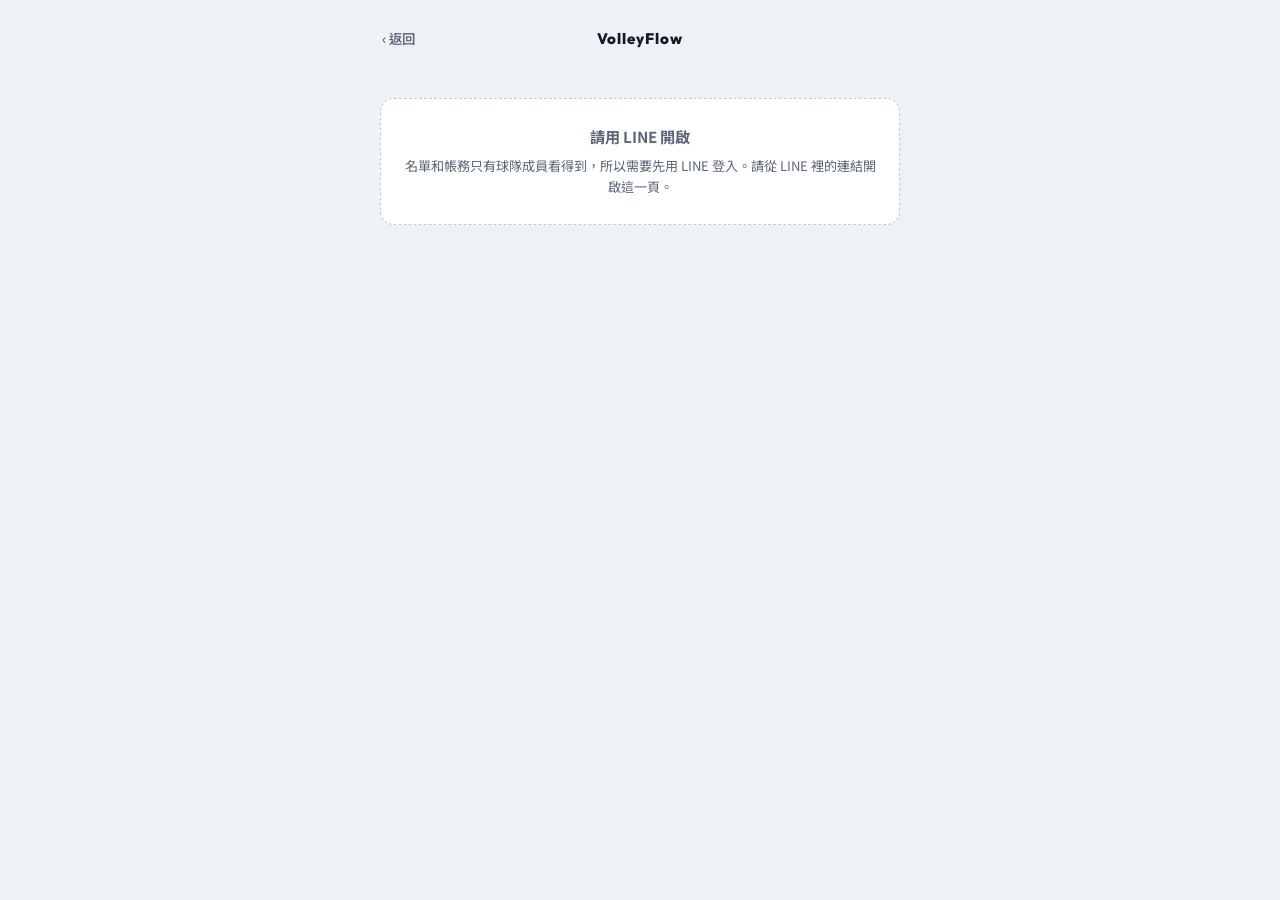
<file: frontend/profile.html>
<!DOCTYPE html>
<html lang="zh-Hant">
<head>
<meta charset="UTF-8">
<meta name="viewport" content="width=device-width, initial-scale=1">
<title>VolleyFlow 個人資料</title>
<link rel="preconnect" href="https://volleyflow.onrender.com" crossorigin>
<link rel="icon" href="data:image/svg+xml,<svg xmlns='http://www.w3.org/2000/svg' viewBox='0 0 100 100'><text y='.9em' font-size='90'>🏐</text></svg>">
<script src="https://static.line-scdn.net/liff/edge/2/sdk.js"></script>
<link rel="stylesheet" href="https://fonts.googleapis.com/css2?family=Noto+Sans+TC:wght@400;500;700&family=Outfit:wght@600;700;800&display=swap">
<link rel="stylesheet" href="css/shared.css">
<style>
  .no-liff { color: var(--ink-soft); font-size: .85rem; padding: 30px 0; text-align: center; }
</style>
</head>
<body>
<div class="wrap">
  <div class="app-bar">
    <span class="app-bar-left">
      <button type="button" class="back-btn" onclick="location.href='member.html'">‹ 返回</button>
    </span>
    <button type="button" class="brand" onclick="location.href='member.html'">VolleyFlow</button>
    <span class="app-bar-right"></span>
  </div>

  <!-- Grouped one-line rows, values on the right: lighter to read than a
       heading and a full-width button for every item. -->
  <div id="boot"></div>
  <div id="content" hidden>
    <div class="me-head">
      <div class="avatar" id="avatar-lg">?</div>
      <div class="me-name" id="prof-name"></div>
      <span class="state-pill ok">LINE 已連結</span>
    </div>

    <div class="lgroup">個人設定</div>
    <div class="lcard">
      <button type="button" class="lrow" id="name-row" aria-expanded="false" aria-controls="name-edit">
        <span class="lrow-k">顯示名稱</span><span class="lrow-v" id="name-value"></span><span class="lrow-go" aria-hidden="true"><svg viewBox="0 0 16 16" width="16" height="16"><path d="M6 3.5 10.5 8 6 12.5" fill="none" stroke="currentColor" stroke-width="2" stroke-linecap="round" stroke-linejoin="round"/></svg></span>
      </button>
      <div class="lrow-edit" id="name-edit" hidden>
        <input id="name-input" class="control" type="text" aria-label="顯示名稱">
        <button type="button" onclick="saveName()">儲存</button>
      </div>
      <div class="lrow static">
        <span class="lrow-k">性別</span>
        <span class="seg-mini" id="gender-pick">
          <button type="button" data-gender="male">男</button>
          <button type="button" data-gender="female">女</button>
        </span>
      </div>
    </div>

    <div class="lgroup">我的球隊</div>
    <div class="lcard" id="clubs-list"></div>

    <div class="lgroup">通知與說明</div>
    <div class="lcard">
      <a class="lrow" id="oa-link"><span class="lrow-k">LINE 官方帳號</span><span id="oa-state"></span><span class="lrow-go" aria-hidden="true"><svg viewBox="0 0 16 16" width="16" height="16"><path d="M6 3.5 10.5 8 6 12.5" fill="none" stroke="currentColor" stroke-width="2" stroke-linecap="round" stroke-linejoin="round"/></svg></span></a>
      <a class="lrow" href="report.html"><span class="lrow-k">回報問題</span><span class="lrow-go" aria-hidden="true"><svg viewBox="0 0 16 16" width="16" height="16"><path d="M6 3.5 10.5 8 6 12.5" fill="none" stroke="currentColor" stroke-width="2" stroke-linecap="round" stroke-linejoin="round"/></svg></span></a>
    </div>

    <div id="dev-reports" hidden>
      <div class="lgroup">開發者</div>
      <div class="lcard">
        <a class="lrow" href="developer.html" id="dev-console-link"><span class="lrow-k">後台總覽</span><span class="lrow-go" aria-hidden="true"><svg viewBox="0 0 16 16" width="16" height="16"><path d="M6 3.5 10.5 8 6 12.5" fill="none" stroke="currentColor" stroke-width="2" stroke-linecap="round" stroke-linejoin="round"/></svg></span></a>
        <a class="lrow" href="reports.html" id="dev-reports-link"><span class="lrow-k">問題回報</span><span class="lrow-v" id="dev-unread"></span><span class="lrow-go" aria-hidden="true"><svg viewBox="0 0 16 16" width="16" height="16"><path d="M6 3.5 10.5 8 6 12.5" fill="none" stroke="currentColor" stroke-width="2" stroke-linecap="round" stroke-linejoin="round"/></svg></span></a>
      </div>
    </div>
  </div>

  <div id="no-liff" class="no-liff" hidden></div>
</div>

<script src="js/common/format.js"></script>
<script src="js/common/api.js"></script>
<script src="js/common/errors.js"></script>
<script src="js/common/feedback.js"></script>
<script src="js/common/clubs.js"></script>
<script src="js/common/season.js"></script>
<script src="js/common/game-sheet.js"></script>
<script src="js/pages/profile.js"></script>
</body>
</html>
</file>
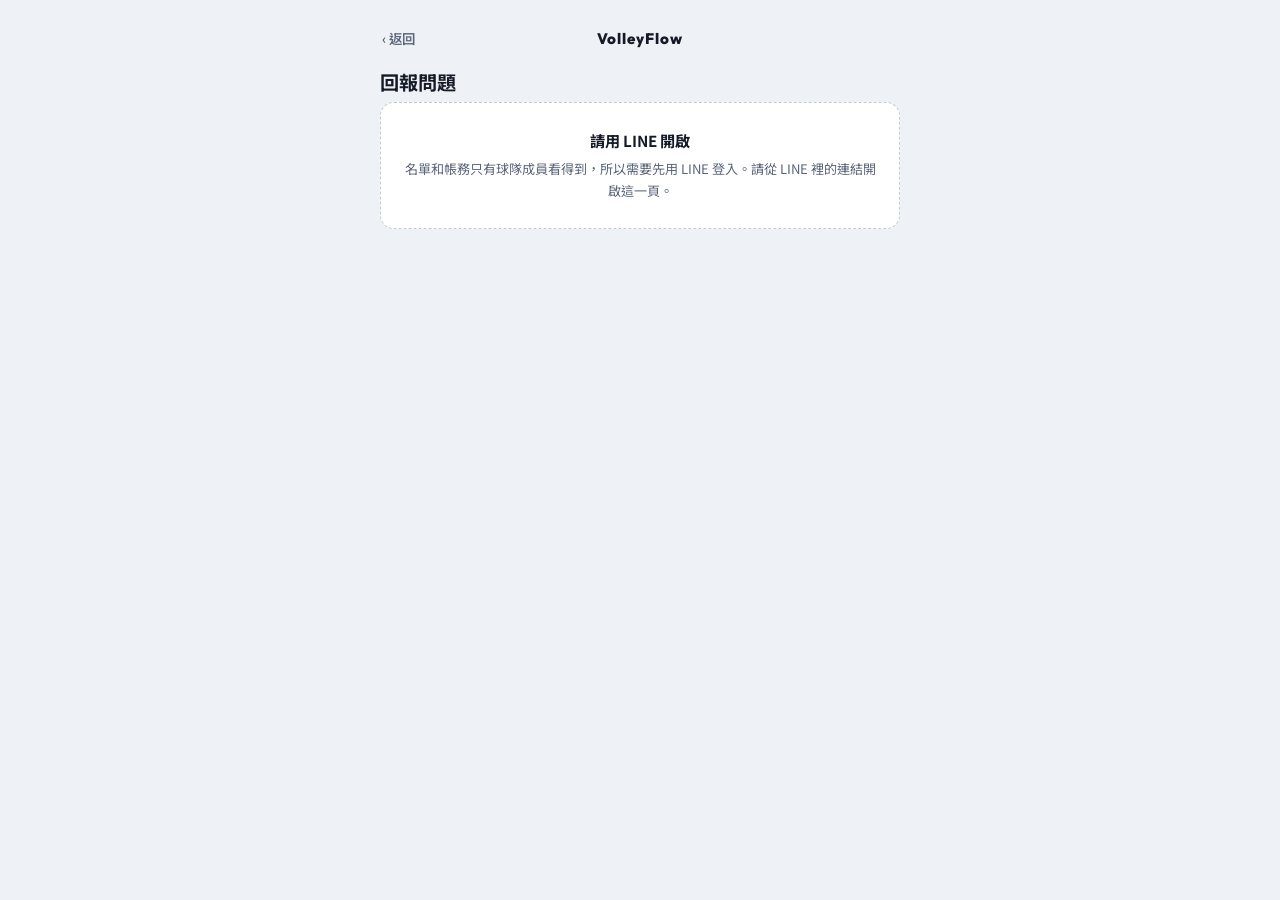
<file: frontend/report.html>
<!DOCTYPE html>
<html lang="zh-Hant">
<head>
<meta charset="UTF-8">
<meta name="viewport" content="width=device-width, initial-scale=1">
<title>VolleyFlow 回報問題</title>
<link rel="preconnect" href="https://volleyflow.onrender.com" crossorigin>
<link rel="icon" href="data:image/svg+xml,<svg xmlns='http://www.w3.org/2000/svg' viewBox='0 0 100 100'><text y='.9em' font-size='90'>🏐</text></svg>">
<script src="https://static.line-scdn.net/liff/edge/2/sdk.js"></script>
<link rel="stylesheet" href="https://fonts.googleapis.com/css2?family=Noto+Sans+TC:wght@400;500;700&family=Outfit:wght@600;700;800&display=swap">
<link rel="stylesheet" href="css/shared.css">
<style>
  /* Same preview as the form had on the profile page — a thumbnail, not
     the full picture: a phone screenshot at full width pushes the send
     button off the screen, which is a poor thing to do to somebody who
     is already reporting that something is broken. */
  #report-preview {
    display: block; margin-top: 8px; max-width: 160px; border-radius: 8px;
    border: 1px solid var(--rule);
  }
  #report-preview[hidden] { display: none; }
</style>
</head>
<body>
<div class="wrap">
  <div class="app-bar">
    <span class="app-bar-left">
      <button type="button" class="back-btn" onclick="goBack()">‹ 返回</button>
    </span>
    <button type="button" class="brand" onclick="location.href='member.html'">VolleyFlow</button>
    <span class="app-bar-right"></span>
  </div>

  <h1>回報問題</h1>

  <div id="page-state"></div>

  <div id="content" hidden>
    <div class="field">
      <label for="report-text">問題描述</label>
      <textarea id="report-text" class="control" rows="5"
        placeholder="請說明發生問題的頁面、操作步驟與結果。例如：帳務頁按「已收」後金額未更新。"></textarea>
      <p class="hint">
        身分、頁面與裝置資訊會自動附上，無須自行填寫。回報會保存在網站上，由開發者查看。
      </p>
    </div>

    <div class="field">
      <label for="report-shot">截圖（選填）</label>
      <input id="report-shot" class="control" type="file" accept="image/*">
      <img id="report-preview" alt="" hidden>
      <p class="hint">附上截圖有助於判斷問題。</p>
    </div>

    <button type="button" class="btn btn-primary" id="report-btn" onclick="sendReport()">送出回報</button>
  </div>
</div>

<script src="js/common/format.js"></script>
<script src="js/common/api.js"></script>
<script src="js/common/errors.js"></script>
<script src="js/common/feedback.js"></script>
<script src="js/common/clubs.js"></script>
<script src="js/common/season.js"></script>
<script src="js/common/game-sheet.js"></script>
<script src="js/pages/report.js"></script>
</body>
</html>
</file>
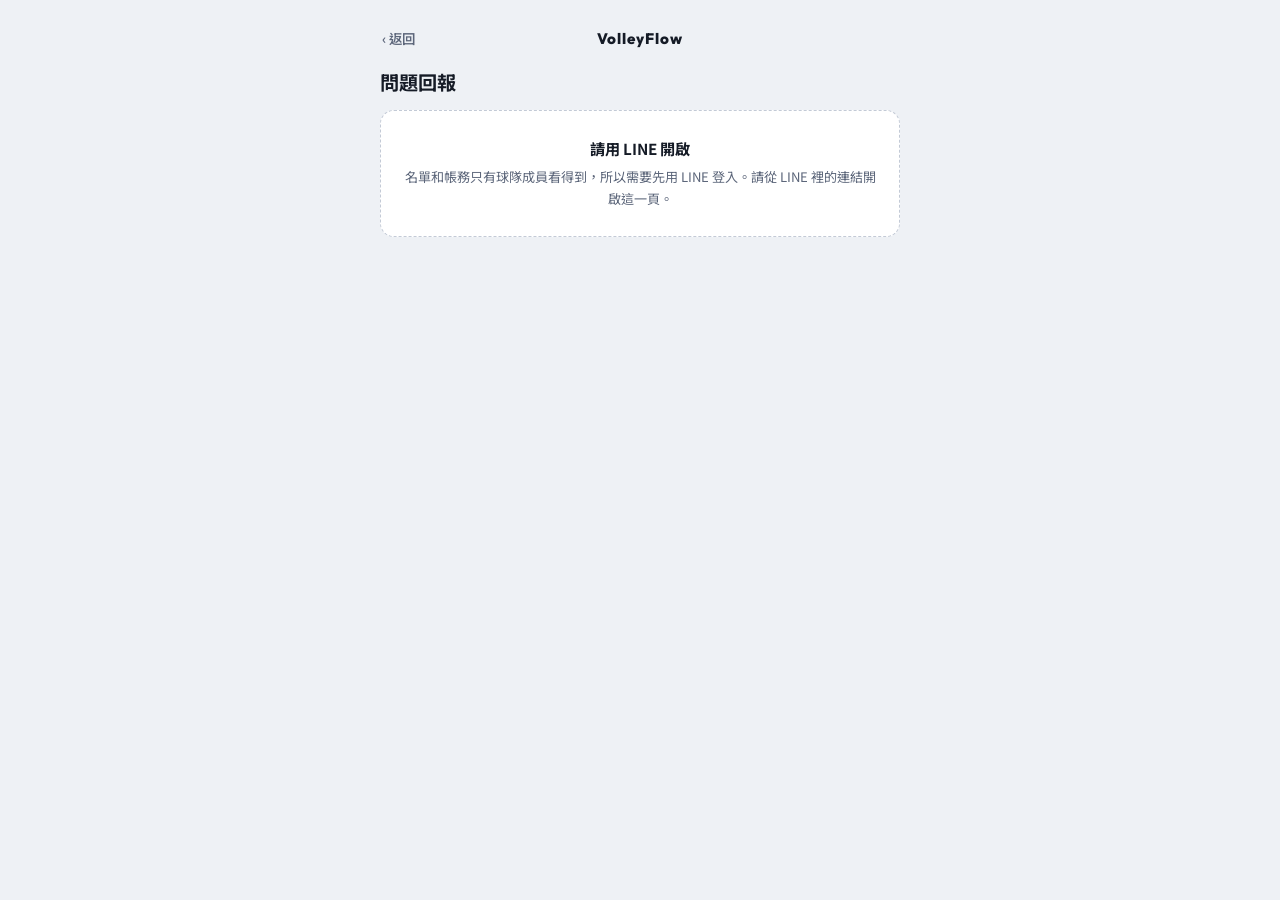
<file: frontend/reports.html>
<!DOCTYPE html>
<html lang="zh-Hant">
<head>
<meta charset="UTF-8">
<meta name="viewport" content="width=device-width, initial-scale=1">
<title>VolleyFlow 問題回報</title>
<link rel="preconnect" href="https://volleyflow.onrender.com" crossorigin>
<link rel="icon" href="data:image/svg+xml,<svg xmlns='http://www.w3.org/2000/svg' viewBox='0 0 100 100'><text y='.9em' font-size='90'>🏐</text></svg>">
<script src="https://static.line-scdn.net/liff/edge/2/sdk.js"></script>
<link rel="stylesheet" href="https://fonts.googleapis.com/css2?family=Noto+Sans+TC:wght@400;500;700&family=Outfit:wght@600;700;800&display=swap">
<link rel="stylesheet" href="css/shared.css">
<style>
  .report { padding: 14px 0; border-bottom: 1px solid var(--rule); }
  .report-head {
    display: flex; flex-wrap: wrap; align-items: baseline; gap: 4px 10px;
    font-size: .8rem; color: var(--ink-soft);
  }
  .report-head strong { color: var(--ink); font-size: .9rem; }
  .report-new {
    padding: 1px 7px; border-radius: 99px; background: var(--accent);
    color: var(--surface); font-size: .7rem; font-weight: 700;
  }
  /* A report is whatever somebody typed — line breaks included, and
     sometimes one long unbroken string pasted from somewhere. */
  .report-body { margin: 6px 0 4px; white-space: pre-wrap; overflow-wrap: anywhere; }
  .report-meta { font-size: .74rem; color: var(--ink-soft); overflow-wrap: anywhere; }
  .report-shot {
    display: block; max-width: 220px; max-height: 320px; margin-top: 8px;
    border-radius: 8px; border: 1px solid var(--rule);
  }
</style>
</head>
<body>
<div class="wrap">
  <div class="app-bar">
    <span class="app-bar-left">
      <button type="button" class="back-btn" onclick="location.href='profile.html'">‹ 返回</button>
    </span>
    <button type="button" class="brand" onclick="location.href='member.html'">VolleyFlow</button>
    <span class="app-bar-right"></span>
  </div>

  <h1>問題回報</h1>
  <p class="hint" id="reports-sub"></p>
  <div id="reports"></div>
</div>

<script src="js/common/format.js"></script>
<script src="js/common/api.js"></script>
<script src="js/common/errors.js"></script>
<script src="js/common/feedback.js"></script>
<script src="js/common/clubs.js"></script>
<script src="js/common/season.js"></script>
<script src="js/common/game-sheet.js"></script>
<script src="js/pages/reports.js"></script>
</body>
</html>
</file>
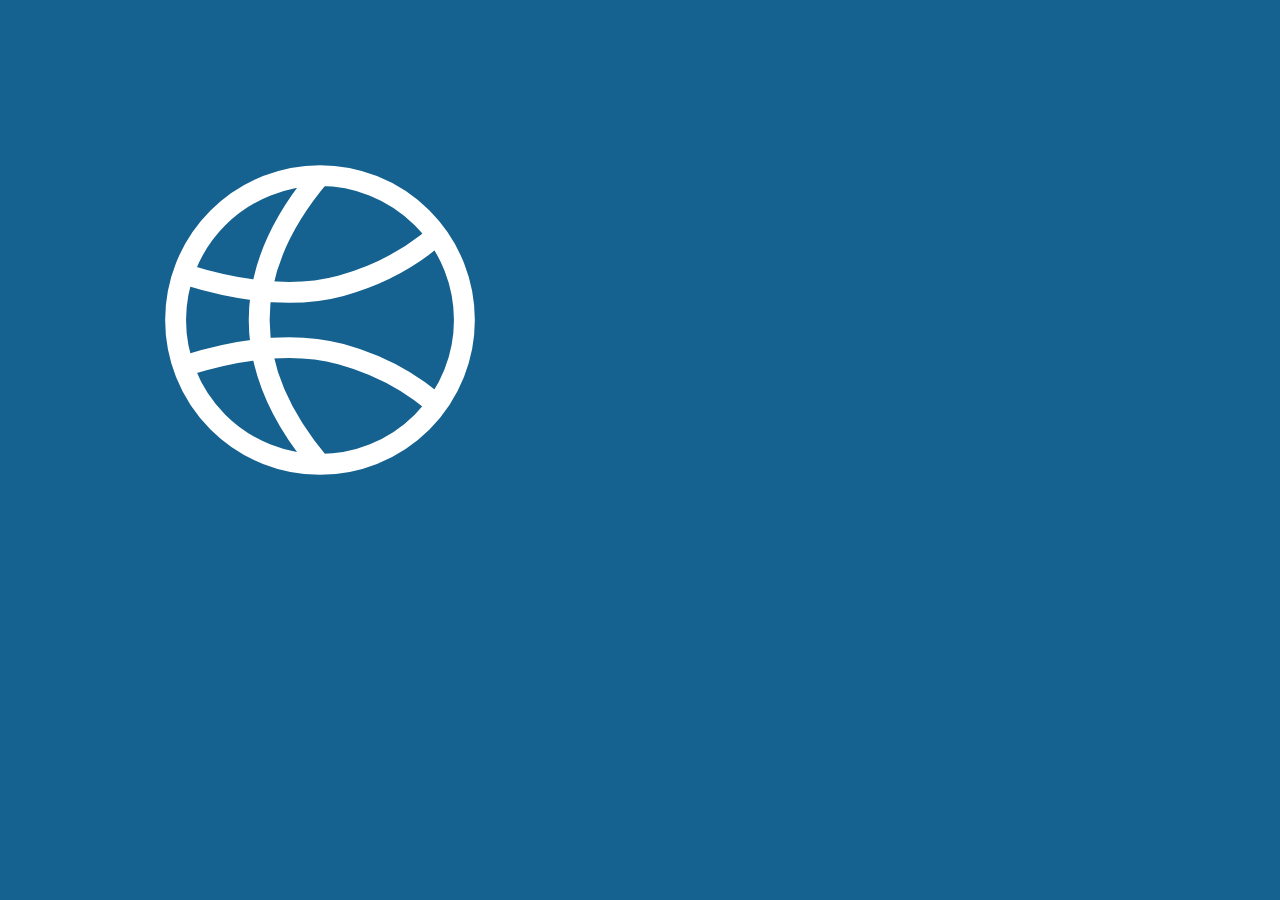
<file: tests/visual/_avatar.html>
<!DOCTYPE html>
<html lang="zh-Hant">
<head>
<meta charset="UTF-8">
<title>VolleyFlow avatar</title>
<link rel="stylesheet" href="https://fonts.googleapis.com/css2?family=Outfit:wght@700;800&display=swap">
<style>
  /* The Official Account's profile picture, rendered at 640x640 by
     _richmenu_render.js with SHOT_WIDTH/SHOT_HEIGHT set.

     Drawn rather than drawn-over: the colours are the app's own accent
     and ground (shared.css), so the account and the app it opens look
     like the same thing.

     Designed for the size it is actually seen at. In a LINE chat list
     this is about 40px across, so it carries one shape and no words —
     a wordmark at that size is a grey smudge. The ball reads as a ball
     at 40px and still looks deliberate at full size. */
  html, body { margin: 0; padding: 0; }
  body {
    width: 640px; height: 640px;
    display: grid; place-items: center;
    background: #15618f;
  }
  svg { display: block; }
</style>
</head>
<body>
  <!-- A volleyball, reduced to the three seams that make it readable.
       Round-capped strokes so nothing looks broken when LINE scales the
       image down and resamples it.

       The seams are clipped to the ball. Hand-written curves do not stay
       inside a circle just because their endpoints are near it — the
       first version bulged past the edge at two and four o'clock, which
       at 40px in a chat list reads as specks hanging off the ball rather
       than as seams. Clipping makes that impossible however the curves
       are tuned later. The outline circle stays outside the clip, or it
       would lose the outer half of its own stroke. -->
  <svg width="380" height="380" viewBox="0 0 100 100" fill="none"
       stroke="#ffffff" stroke-width="5.5" stroke-linecap="round">
    <defs>
      <clipPath id="ball">
        <circle cx="50" cy="50" r="38"/>
      </clipPath>
    </defs>
    <circle cx="50" cy="50" r="38"/>
    <g clip-path="url(#ball)">
      <!-- Three seams: one sweeping down the left, two crossing the
           right. Not symmetric, and deliberately so — a volleyball seen
           from any real angle is not.

           A rotationally symmetric version was tried and was worse: three
           identical arcs 120° apart all pass close to the centre, cross
           each other there, and read as a tangle of wire rather than as
           a ball. Symmetry is not the thing that makes this legible at
           40px; leaving the middle of the ball open is. -->
      <path d="M50 12c-11 13-16 26-16 38s5 25 16 38"/>
      <path d="M14.5 38c16 5 30 6 41 3s22-9 31-19"/>
      <path d="M14.5 62c16-5 30-6 41-3s22 9 31 19"/>
    </g>
  </svg>
</body>
</html>
</file>
<file: frontend/css/shared.css>
/* Design tokens, following the phone's light or dark setting. Classes are
named for what they show (hero, roster, money), not the page that uses
them. */
:root {
  /* Declares both schemes, so LINE's in-app browser and form controls
  follow the device setting too. */
  color-scheme: light dark;

  --ground: #eef1f5;
  --surface: #ffffff;
  --surface-2: #f6f8fa;
  --ink: #151b26;
  --ink-soft: #5c667a;
  --ink-faint: #8b94a5;
  --accent: #15618f;
  --accent-soft: #dfeaf3;
  --good: #157a53;
  --good-soft: #dcf0e7;
  --warn: #9a5d09;
  --warn-soft: #fbeed6;
  --bad: #a83232;
  --bad-soft: #fbe3e3;
  --pink: #9c3f77;
  --pink-soft: #f6e3ee;
  --rule: #dde2ea;
  --rule-strong: #c3cad6;
  --shadow: 0 1px 2px rgba(21, 27, 38, .06), 0 6px 20px rgba(21, 27, 38, .07);
  --scrim: rgba(12, 16, 22, .42);
  --font-cjk: "Noto Sans TC", -apple-system, "PingFang TC", system-ui, sans-serif;
  --font-num: "Outfit", "Noto Sans TC", system-ui, sans-serif;
}
@media (prefers-color-scheme: dark) {
  :root {
    --ground: #0e1319;
    --surface: #171e27;
    --surface-2: #1e2731;
    --ink: #e8edf4;
    --ink-soft: #9aa5b6;
    --ink-faint: #6b7688;
    --accent: #6ab4e2;
    --accent-soft: #1c3849;
    --good: #5ecf9f;
    --good-soft: #14342a;
    --warn: #e0a94a;
    --warn-soft: #382a12;
    --bad: #ea8a8a;
    --bad-soft: #3a1f1f;
    --pink: #e9a3ca;
    --pink-soft: #3a2130;
    --rule: #2a333f;
    --rule-strong: #3b4756;
    --shadow: 0 1px 2px rgba(0, 0, 0, .4), 0 6px 20px rgba(0, 0, 0, .35);
    --scrim: rgba(0, 0, 0, .6);
  }
}

* { box-sizing: border-box; }
/* A class that sets its own `display` outranks the browser's [hidden]
rule, so `hidden` would stop working; this makes it always win. */
[hidden] { display: none !important; }
body {
  font-family: var(--font-cjk);
  background: var(--ground);
  color: var(--ink);
  margin: 0;
  padding: 20px 16px 60px;
  line-height: 1.55;
  -webkit-font-smoothing: antialiased;
}
.wrap { max-width: 520px; margin: 0 auto; }

/* The same bar on every page: context on the left, the app's name centred
(always the way home), the user's avatar on the right. */
.app-bar {
  /* minmax(0, 1fr), not 1fr, so the side tracks may shrink below their
  content. Together with .app-bar-left stretching to its track and
  .club-chip's max-width, this keeps a long club name from running into
  the wordmark (checked by tests/visual/check.js). */
  display: grid; grid-template-columns: minmax(0, 1fr) auto minmax(0, 1fr);
  align-items: center;
  gap: 8px; margin-bottom: 12px; min-height: 36px;
}
/* stretch binds this to its track, which gives .club-chip's max-width
something to resolve against. */
.app-bar-left { justify-self: stretch; min-width: 0; }
.app-bar-right { justify-self: end; display: flex; align-items: center; gap: 8px; }
.brand {
  justify-self: center; font-family: var(--font-num); font-size: .95rem; font-weight: 800;
  letter-spacing: .06em; color: var(--ink); background: none; border: none;
  cursor: pointer; padding: 4px 6px; white-space: nowrap;
}
.back-btn {
  border: none; background: none; color: var(--ink-soft); font-size: .84rem;
  font-weight: 600; cursor: pointer; padding: 4px 2px; white-space: nowrap;
}

/* 會員 / 管理: where you are and the way to the other half. Organizers only. */
.context-switch { display: flex; gap: 3px; background: var(--surface-2); padding: 3px; border-radius: 10px; margin-bottom: 8px; }
.context-switch a {
  flex: 1; text-align: center; padding: 7px 4px; border-radius: 8px; font-size: .82rem;
  font-weight: 600; color: var(--ink-soft); text-decoration: none;
}
.context-switch a.on { background: var(--surface); color: var(--ink); box-shadow: var(--shadow); font-weight: 700; }
.nav-badge {
  display: inline-block; min-width: 18px; margin-left: 5px; padding: 0 5px; border-radius: 9px;
  background: var(--bad); color: var(--surface); font-size: .7rem; line-height: 18px; font-weight: 800;
}
.wrap.wide { max-width: 760px; }

h1 { font-size: 1.2rem; margin: 0 0 4px; }
h2 { font-size: .9rem; margin: 28px 0 10px; color: var(--ink-soft); font-weight: 600; }
.sub { color: var(--ink-soft); font-size: .84rem; margin: 0 0 18px; }
.section-label {
  font-size: .74rem; color: var(--ink-soft); font-weight: 700; margin: 14px 0 7px;
  text-transform: uppercase; letter-spacing: .04em;
}
/* Only the label at the very top of the page loses its top margin. */
.wrap > .section-label:first-child { margin-top: 0; }
/* A count beside a section label, quieter than the label itself. */
.section-label .section-note {
  float: right; font-weight: 400; letter-spacing: 0;
  text-transform: none; color: var(--ink-faint); font-family: var(--font-num);
}
/* A section label that also folds what is under it (其他成員 on the roster
page). Looks like a plain label; the pointer and chevron say it opens. */
.collapse-toggle {
  display: flex; align-items: center; gap: 6px; width: 100%;
  background: none; border: none; padding: 0; cursor: pointer;
  font: inherit; text-align: left; font-family: var(--font-cjk);
}
.collapse-toggle .chev { transition: transform .15s ease; font-size: .7em; }
.collapse-toggle[aria-expanded="true"] .chev { transform: rotate(180deg); }
.collapse-count { color: var(--ink-faint); font-weight: 500; text-transform: none; letter-spacing: 0; }
.hint { font-size: .76rem; color: var(--ink-faint); margin-top: 6px; line-height: 1.5; }

/* Buttons: an immediate press state everywhere. */
button { transition: transform .08s ease, opacity .15s ease, background-color .15s ease; font-family: var(--font-cjk); }
button:active:not(:disabled) { transform: scale(.96); }
button:disabled { opacity: .6; cursor: default; }

@media (prefers-reduced-motion: reduce) {
  * { animation-duration: .001ms !important; transition-duration: .001ms !important; }
}

@keyframes fadeIn { from { opacity: 0; transform: translateY(4px); } to { opacity: 1; transform: translateY(0); } }
@keyframes slideUp { from { transform: translateY(24px); opacity: 0; } to { transform: translateY(0); opacity: 1; } }
/* Switching season replays the same fadeIn as every other change; see
flashSeasonContent. */
.season-swap { animation: fadeIn .18s ease both; }
@media (prefers-reduced-motion: reduce) { .season-swap { animation: none; } }

.btn {
  width: 100%; padding: 11px; border: none; border-radius: 10px; font-size: .9rem;
  font-weight: 700; cursor: pointer; margin-top: 12px; white-space: nowrap;
}
.btn:hover { filter: brightness(1.06); }
.btn:focus-visible { outline: 2px solid var(--accent); outline-offset: 2px; }
.btn-primary { background: var(--accent); color: var(--surface); }
.btn-danger { background: var(--bad-soft); color: var(--bad); }
.btn-quiet { background: var(--surface); color: var(--ink-soft); border: 1px solid var(--rule-strong); }
.btn-row { display: flex; gap: 8px; }
.btn-row .btn { margin-top: 0; }

/* A text field with its action beside it. .btn is full width with a top
margin, so both are overridden here. */
.add-member-row { display: flex; gap: 8px; align-items: center; }
.add-member-row .control { flex: 1; min-width: 0; }
.add-member-row .btn { width: auto; margin-top: 0; flex: none; }

/* 待辦: one line above the game card, coloured by its dot. */
.todo-line {
  display: flex; align-items: center; gap: 9px; width: 100%; text-align: left;
  padding: 11px 12px; margin-bottom: 10px; font-size: .84rem; font-family: var(--font-cjk);
  background: var(--surface); border: 1px solid var(--rule); border-radius: 11px;
  box-shadow: var(--shadow); color: var(--ink); cursor: pointer;
}
.todo-line[hidden] { display: none; }
.todo-dot { width: 7px; height: 7px; border-radius: 50%; flex: none; background: var(--ink-faint); }
.todo-dot.urgent { background: var(--bad); }
.todo-dot.warn { background: var(--warn); }
.todo-line .t-main { flex: 1; font-weight: 600; }
.todo-line .t-more { font-size: .74rem; color: var(--ink-faint); white-space: nowrap; }
.todo-line .t-go { color: var(--ink-faint); }
.todo-row {
  display: flex; align-items: center; gap: 10px; padding: 10px 12px; margin-bottom: 6px;
  background: var(--surface-2); border-radius: 10px; font-size: .84rem;
}
.todo-row .ts-label { flex: 1; }
.todo-row .ts-sub { display: block; font-size: .73rem; color: var(--ink-faint); margin-top: 1px; }

/* A small pill action, unlike the full-width .btn. */
button.action {
  padding: 7px 14px; border: none; border-radius: 8px;
  background: var(--accent-soft); color: var(--accent); font-size: .84rem;
  font-weight: 700; cursor: pointer;
}
button.action.cancel { background: var(--bad-soft); color: var(--bad); }
button.action.ghost { background: var(--surface); color: var(--ink-soft); border: 1px solid var(--rule-strong); }
/* The same pill, tighter, for inside a list row. */
button.action.sm { padding: 5px 11px; font-size: .77rem; white-space: nowrap; }

/* Organizer section nav: 總覽 / 名單 / 帳務 / 設定 as one segmented control. */
.org-nav {
  display: flex; gap: 3px; margin: 0 0 10px; padding: 3px;
  background: var(--surface-2); border-radius: 10px; overflow-x: auto;
}
.org-nav-link {
  flex: 1; text-align: center; padding: 7px 8px; font-size: .82rem; color: var(--ink-soft);
  text-decoration: none; font-weight: 600; border-radius: 8px; white-space: nowrap;
}
.org-nav-link.active { background: var(--surface); color: var(--ink); box-shadow: var(--shadow); font-weight: 700; }

/* Season and club pickers */
/* The caret is drawn in, since appearance: none removes the platform's
and these must look tappable. */
.season-picker {
  width: 100%; padding: 11px 30px 11px 12px; border: 1px solid var(--rule); border-radius: 10px;
  font-size: .95rem; color: var(--ink); appearance: none; text-overflow: ellipsis;
  background: var(--surface)
    url("data:image/svg+xml,%3Csvg xmlns='http://www.w3.org/2000/svg' viewBox='0 0 12 8'%3E%3Cpath d='M1 1.6 6 6.4 11 1.6' fill='none' stroke='%238a97a3' stroke-width='1.6' stroke-linecap='round' stroke-linejoin='round'/%3E%3C/svg%3E")
    no-repeat right 11px center / 11px 8px;
}
.club-picker { margin-bottom: 8px; font-weight: 700; }
/* Club and season on one row, so the game card and calendar stay on
screen. */
.picker-row { display: flex; gap: 8px; margin-bottom: 12px; }
.picker-row-labeled .picker-field { flex: 1 1 0; min-width: 0; }
.picker-row-labeled .picker-field > label {
  display: block; margin: 0 0 2px; color: var(--ink-soft); font-size: .72rem;
  font-weight: 700; line-height: 1.2;
}
.picker-row-labeled .picker-control { position: relative; display: block; }
.picker-row-labeled .season-picker {
  padding: 11px 30px 11px 12px; border: 2px solid var(--accent); color: var(--accent);
  background-color: var(--accent-soft);
  background-image: url("data:image/svg+xml,%3Csvg xmlns='http://www.w3.org/2000/svg' viewBox='0 0 12 8'%3E%3Cpath d='M1 1.6 6 6.4 11 1.6' fill='none' stroke='%236ab4e2' stroke-width='1.8' stroke-linecap='round' stroke-linejoin='round'/%3E%3C/svg%3E");
  font-size: 1rem; font-weight: 700;
}
.picker-row-labeled .club-picker { margin-bottom: 0; }
.picker-control .picker-spinner {
  display: none; position: absolute; top: 50%; right: 12px; margin-top: -7.5px;
  pointer-events: none;
}
.picker-control.is-loading .picker-spinner { display: block; }
.picker-control.is-loading .season-picker {
  padding-right: 40px; background-image: none; color: var(--ink-soft);
}
/* Hour and minute selects side by side; a native time input shows the
phone's own clock format. */
.time-pair { display: flex; align-items: center; gap: 5px; }
.time-pair .control { flex: 1 1 0; min-width: 0; padding-left: 8px; padding-right: 22px; }
.time-pair span { color: var(--ink-faint); font-weight: 700; }
.picker-row .season-picker { flex: 1 1 0; min-width: 0; margin-bottom: 0; }
.identity { font-size: .8rem; color: var(--ink-soft); margin-bottom: 14px; min-height: 1.2em; }
#error { color: var(--bad); font-size: .85rem; margin: 6px 0 0; min-height: 1em; }
/* Reserved space for an error, collapsed while there is none. */
#error:empty { min-height: 0; margin: 0; }

/* Avatar: an initial in a circle, on rosters, headers and the profile
page. */
.avatar {
  width: 30px; height: 30px; border-radius: 50%; background: var(--accent-soft); color: var(--accent);
  display: inline-flex; align-items: center; justify-content: center; font-size: .78rem; font-weight: 700;
  flex: none; object-fit: cover;
}
.avatar.sm { width: 24px; height: 24px; font-size: .66rem; }
.avatar.lg { width: 52px; height: 52px; font-size: 1.1rem; }
/* A LINE picture laid over the initial, so nothing moves when it loads
and a failed picture leaves the initial. See avatarHtml. */
.avatar.has-photo { position: relative; overflow: hidden; }
/* A picker's groups (候補 / 球隊成員 / 訪客), and people who cannot be chosen,
greyed with the reason. */
.pick-group { font-size: .74rem; font-weight: 700; color: var(--ink-faint); letter-spacing: .04em; margin: 12px 2px 4px; }
.pick-row.is-disabled { opacity: .45; cursor: default; }
.pick-row.is-disabled .radio { visibility: hidden; }
/* Shown when the developer opens another club's management pages. */
.dev-view {
  margin: 0 0 10px; padding: 7px 12px; border-radius: 9px;
  background: var(--warn-soft, var(--surface-2)); color: var(--warn, var(--ink));
  font-size: .8rem; font-weight: 700;
}
.avatar.has-photo img {
  position: absolute; inset: 0; width: 100%; height: 100%;
  object-fit: cover; border-radius: 50%; background: var(--accent-soft);
}

/* Top bar: club chip and avatar, on every page. */
.app-top { display: flex; align-items: center; justify-content: space-between; gap: 10px; margin-bottom: 14px; }
.app-top .avatar { cursor: pointer; }
.club-chip {
  display: inline-flex; align-items: center; gap: 7px; border: none; background: var(--surface-2);
  color: var(--ink); font-size: .86rem; font-weight: 700; padding: 7px 12px 7px 8px; border-radius: 999px;
  cursor: pointer; font-family: var(--font-cjk);
  /* max-width caps the chip at its grid area, so the name inside
  ellipsizes instead of overflowing. */
  max-width: 100%;
  min-width: 0;
}
.club-chip .caret { color: var(--ink-faint); font-size: .7rem; flex: none; }
/* min-width: 0 lets the flex item shrink below its content, so the
ellipsis can happen. */
.club-chip-name { max-width: 11em; min-width: 0; overflow: hidden; text-overflow: ellipsis; white-space: nowrap; }
.club-dot {
  width: 22px; height: 22px; border-radius: 50%; background: var(--accent); color: var(--surface);
  display: inline-flex; align-items: center; justify-content: center; font-size: .64rem; font-style: normal; font-weight: 700;
  /* Fixed size, so the circle does not squash when the chip shrinks. */
  flex: none;
}

/* Game card: the selected game's headline facts. */
/* No entry animation: the card is redrawn on every repaint. .card-swap
marks a change of date. */
.hero { background: var(--surface); border-radius: 16px; padding: 16px; box-shadow: var(--shadow); border: 1px solid var(--rule); }
.hero-head { display: flex; align-items: baseline; justify-content: space-between; gap: 10px; }
.hero-date { font-family: var(--font-num); font-size: 1.5rem; font-weight: 800; letter-spacing: -.01em; display: flex; align-items: baseline; gap: 8px; }
/* The weekday makes a date read at a glance. */
.hero-weekday {
  font-family: var(--font-cjk); font-size: .92rem; font-weight: 700; color: var(--ink);
  background: var(--surface-2); padding: 3px 9px; border-radius: 7px;
}
.hero-when { font-size: .8rem; color: var(--ink-soft); margin-top: 4px; }
/* 今天 / 明天 / 8 天後, solid so the nearest game stands out. Not the accent
colour: blue and pink mean gender here. */
.hero-rel {
  font-size: .8rem; font-weight: 700; color: var(--surface); background: var(--ink);
  padding: 4px 11px; border-radius: 7px; white-space: nowrap;
}
.hero-meta { display: flex; flex-wrap: wrap; gap: 6px; margin-top: 12px; padding-top: 12px; border-top: 1px solid var(--rule); }
.meta-pill { font-size: .76rem; color: var(--ink-soft); background: var(--surface-2); border-radius: 7px; padding: 4px 9px; }
.meta-pill strong { color: var(--ink); font-weight: 700; font-variant-numeric: tabular-nums; }

.count-row { display: flex; align-items: center; gap: 8px; margin-top: 12px; flex-wrap: wrap; }
.count-big { font-family: var(--font-num); font-size: 1.5rem; font-weight: 800; line-height: 1; font-variant-numeric: tabular-nums; }
.count-big.full { color: var(--warn); }
.count-cap { font-size: .78rem; color: var(--ink-faint); }
.gender-pill { font-size: .74rem; font-weight: 700; padding: 3px 9px; border-radius: 999px; font-variant-numeric: tabular-nums; }
.gender-pill.m { background: var(--accent-soft); color: var(--accent); }
.gender-pill.f { background: var(--pink-soft); color: var(--pink); }

.capacity-bar { height: 6px; border-radius: 3px; background: var(--surface-2); overflow: hidden; display: flex; margin-top: 10px; }
.capacity-bar i { display: block; height: 100%; }
.capacity-bar .fill-m { background: var(--accent); }
.capacity-bar .fill-f { background: var(--pink); }
.status-line.absent { background: var(--bad-soft); color: var(--bad); }
.status-line.confirmed { background: var(--good-soft); color: var(--good); }

/* Balance line: a member's own total, or a row in a settlement list. */
.balance { background: var(--surface); border: 1px solid var(--rule); border-radius: 12px; padding: 14px 16px; display: flex; justify-content: space-between; align-items: center; }
.balance-label { font-size: .8rem; color: var(--ink-soft); }
.balance-value, .balance-val { font-family: var(--font-num); font-weight: 800; font-size: 1.1rem; font-variant-numeric: tabular-nums; }
.balance-value.owe, .balance-val.owe { color: var(--bad); }
.balance-value.owed, .balance-val.owed { color: var(--good); }
.balance-value.even, .balance-val.clear { color: var(--ink-faint); }
.progress { height: 7px; border-radius: 4px; background: var(--surface-2); overflow: hidden; margin-top: 9px; }
.progress i { display: block; height: 100%; background: var(--good); }

/* Month calendar, drawn by renderMonthCalendar. */
.mcal { background: var(--surface); border: 1px solid var(--rule); border-radius: 13px; padding: 12px; }
.mcal-head { display: flex; align-items: center; justify-content: space-between; margin-bottom: 8px; font-size: .84rem; font-weight: 700; }
.mcal-nav {
  width: 26px; height: 26px; border-radius: 7px; border: 1px solid var(--rule); background: var(--surface);
  color: var(--ink-soft); cursor: pointer; line-height: 1;
}
.mcal-title { font-size: .84rem; font-weight: 700; }
/* A fixed row height rather than an aspect ratio, so cells always match
their 1fr columns and paging months never reshapes the calendar.
min-width: 0 lets a track shrink to its share. */
.mcal-grid { display: grid; grid-template-columns: repeat(7, 1fr); gap: 2px; grid-auto-rows: 34px; }
.mcal-grid.mcal-weekdays { grid-auto-rows: auto; }
.mcal-weekdays div { text-align: center; font-size: .64rem; color: var(--ink-faint); padding-bottom: 4px; font-weight: 600; }
.mcal-cell {
  min-width: 0; display: flex; flex-direction: column; align-items: center; justify-content: center;
  border-radius: 8px; font-size: .78rem; font-variant-numeric: tabular-nums; color: var(--ink-soft);
}
.mcal-cell.empty { visibility: hidden; }
.mcal-cell.today { background: var(--accent-soft); color: var(--accent); font-weight: 700; }
.mcal-cell.has-game { cursor: pointer; font-weight: 700; background: var(--surface-2); color: var(--ink); }
.mcal-cell.has-game:active { transform: scale(.92); }
/* The selected day, filled so it is easy to see which day the card shows. */
.mcal-cell.on {
  background: var(--accent); color: var(--surface); font-weight: 800;
  box-shadow: 0 2px 7px rgba(21, 97, 143, .35);
}
.mcal-cell.on .mcal-dot { background: var(--surface); }
.mcal-cell.on .mcal-dot.away { background: none; border-color: var(--surface); opacity: .9; }
/* One dot, four meanings: a game / short of players / full / you are
away. A cell is too small for words. */
.mcal-dot { width: 4px; height: 4px; border-radius: 50%; background: var(--accent); margin-top: 1px; flex: none; }
.mcal-dot.short { background: var(--warn); }
.mcal-dot.full { background: var(--good); }
.mcal-dot.away { background: none; border: 1.5px solid currentColor; width: 6px; height: 6px; opacity: .5; }
.mcal-legend {
  display: flex; flex-wrap: wrap; gap: 9px; margin-top: 7px; padding-top: 7px;
  border-top: 1px solid var(--rule);
}
.mcal-legend span { display: inline-flex; align-items: center; gap: 4px; font-size: .62rem; color: var(--ink-faint); }

/* At-a-glance summary. */
.glance { background: var(--surface); border: 1px solid var(--rule); border-radius: 12px; padding: 14px 16px; margin: 4px 0 6px; }

/* Bottom sheet */
/* `backwards`, not `both`: a fill that outlives the animation leaves a
transform, which would make the sheet the containing block for the
fixed pickers inside it. */
.gsheet-backdrop {
  position: fixed; inset: 0; background: var(--scrim);
  display: flex; align-items: flex-end; justify-content: center;
  z-index: 50; animation: fadeIn .15s ease backwards;
}
.gsheet-backdrop[hidden] { display: none; }
/* As tall as its content, with a floor so a short sheet still starts
where a tall one does; content stays at the top. */
.gsheet {
  background: var(--surface); width: 100%; max-width: 560px;
  min-height: 46vh; max-height: 86vh; overflow-y: auto;
  border-radius: 16px 16px 0 0;
  padding: 18px 16px 24px; position: relative;
  display: flex; flex-direction: column; align-items: stretch;
  animation: slideUp .2s ease backwards;
}
/* Nothing stretches: content at the top, room below. */
.gsheet > * { flex: none; }
.gsheet h3 { margin: 0 0 12px; font-size: .95rem; }
.gsheet-close {
  position: absolute; top: 10px; right: 12px; width: 30px; height: 30px;
  border: none; border-radius: 50%; background: var(--surface-2);
  color: var(--ink-soft); font-size: 1rem; line-height: 1; cursor: pointer;
}

/* The season wizard takes the whole screen and covers the pickers. */
.gsheet-backdrop.full { align-items: stretch; }
.gsheet.full {
  max-width: 640px; min-height: 100%; max-height: 100%;
  border-radius: 0; padding-top: 0; animation: fadeIn .18s ease backwards;
}
.wizard-head {
  position: sticky; top: 0; z-index: 1; background: var(--surface);
  display: flex; align-items: center; gap: 10px;
  padding: 14px 0 10px; margin-bottom: 14px; border-bottom: 1px solid var(--rule);
}
.wizard-head h3 { margin: 0; font-size: .95rem; flex: 1; }
.wizard-step-count { font-size: .74rem; color: var(--ink-soft); font-weight: 600; }
.wizard-close {
  flex: none; width: 30px; height: 30px; border: none; border-radius: 50%;
  background: var(--surface-2); color: var(--ink-soft);
  font-size: 1rem; line-height: 1; cursor: pointer;
}

/* One game's detail inside the sheet. */
.gdetail-head { display: flex; justify-content: space-between; align-items: baseline; margin-top: 8px; }
.gdetail-section-label { font-size: .72rem; color: var(--ink-soft); font-weight: 700; margin: 14px 0 6px; text-transform: uppercase; letter-spacing: .04em; }

/* The game sheet's three groups (出席 / 請假 / 候補); the counts on the strip
are the summary. */
.gd-tabs {
  display: flex; gap: 6px; margin: 14px 0 10px;
  background: var(--surface-2); padding: 4px; border-radius: 12px;
}
.gd-tab {
  flex: 1; border: 0; background: transparent; cursor: pointer;
  /* 16px so iOS does not zoom, and at least 40px tall for a thumb. */
  font-size: 1rem; min-height: 40px; padding: 6px 4px;
  border-radius: 9px; color: var(--ink-soft); font-weight: 600;
  white-space: nowrap;
}
.gd-tab b { font-weight: 800; }
.gd-tab.active { background: var(--surface); color: var(--ink); box-shadow: 0 1px 3px rgba(21, 27, 38, .10); }
/* A roster change can land in a tab that is not open; point at the
destination instead of switching. */
@keyframes rosterChangeComplete {
  0%, 58% { color: var(--accent); box-shadow: inset 0 0 0 2px var(--accent); }
  100% { color: var(--ink-soft); box-shadow: inset 0 0 0 0 transparent; }
}
.gd-tab.roster-change-pending {
  position: relative; color: var(--accent); box-shadow: inset 0 0 0 1px var(--accent);
}
.gd-tab.roster-change-pending::after {
  content: ""; position: absolute; top: 5px; right: 6px; width: 8px; height: 8px;
  border: 1.5px solid currentColor; border-right-color: transparent; border-radius: 50%;
  animation: spin .7s linear infinite;
}
.gd-tab.roster-change-complete { animation: rosterChangeComplete .7s ease-out; }
/* Explicit: a class's own `display` would beat a bare [hidden]. */
.gd-panel[hidden] { display: none; }
.gd-empty { padding: 22px 0; text-align: center; }
.roster-row.absent { background: var(--bad-soft); color: var(--bad); }
.roster-row.dropin { background: var(--good-soft); color: var(--good); }
/* The right-hand end of a roster row. Always present, even empty, so
every row has the same children and height. */
.roster-note:empty { display: none; }
.roster-note {
  font-size: .74rem; font-weight: 400; opacity: .9; display: flex;
  align-items: center; gap: 8px; justify-content: flex-end; flex: none;
}
.gdetail-mystatus { display: flex; align-items: center; gap: 7px; font-size: .84rem; font-weight: 700; padding: 9px 11px; border-radius: 9px; margin: 10px 0 4px; }
.gdetail-mystatus.absent { background: var(--bad-soft); color: var(--bad); }
.gdetail-mystatus.confirmed { background: var(--good-soft); color: var(--good); }
.gdetail-mystatus.waitlisted { background: var(--warn-soft); color: var(--warn); }
.gdetail-locked { font-size: .78rem; color: var(--warn); background: var(--warn-soft); border-radius: 8px; padding: 6px 10px; margin-top: 8px; }

/* The organizer's 新增臨打: a button opening the shared person picker, styled
like the signup sheet's ＋. */
.add-dropin-picker:empty { display: none; }

/* The attendance list: one numbered row per person on court; absent
members keep the same shape with a dash. */
.att-list { display: flex; flex-direction: column; gap: 3px; }
/* Every row has the same height: notes are inline (see rosterRow) and
names never wrap. */
.att-row {
  display: flex; align-items: center; gap: 8px; padding: 8px 10px; min-height: 46px;
  border-radius: 9px; background: var(--surface); border: 1px solid var(--rule); font-size: .87rem;
}
.att-row.dropin { background: var(--good-soft); border-color: transparent; }
.att-row.absent { background: var(--surface-2); border-color: transparent; color: var(--ink-soft); }
/* Only on a row that just arrived in this group: an accent ring, without
resizing or flashing the list. */
@keyframes rosterRowChanged {
  0% { transform: translateY(-4px); box-shadow: 0 0 0 2px var(--accent); }
  42% { transform: translateY(0); box-shadow: 0 0 0 2px var(--accent); }
  100% { transform: translateY(0); box-shadow: 0 0 0 0 transparent; }
}
.att-row.roster-change-pending { box-shadow: 0 0 0 1px var(--accent); }
.att-row.roster-change-complete { animation: rosterRowChanged .7s ease-out; }

/* The same arrival on 本季名單 when somebody moves between 固定成員 and 其他成員. */
@keyframes rosterRowEnter {
  from { opacity: 0; transform: translateY(4px); }
  to { opacity: 1; transform: translateY(0); }
}
.roster-row-entering { animation: rosterRowEnter .2s ease both; }

/* The same pending and completed cues on the card, for changes made while
the sheet is closed. */
.roster-surface-pending .hero {
  box-shadow: 0 0 0 1px var(--accent), var(--shadow);
}
@keyframes rosterSurfaceComplete {
  0%, 55% { box-shadow: 0 0 0 2px var(--accent), var(--shadow); }
  100% { box-shadow: 0 0 0 0 transparent, var(--shadow); }
}
.roster-surface-complete .hero { animation: rosterSurfaceComplete .7s ease-out; }
@media (prefers-reduced-motion: reduce) {
  .roster-row-entering,
  .gd-tab.roster-change-complete,
  .att-row.roster-change-complete,
  .roster-surface-complete .hero { animation: none; }
  .gd-tab.roster-change-pending::after { animation-duration: 2s; }
}
.att-num {
  font-family: var(--font-num); font-size: .78rem; font-weight: 800; color: var(--ink-faint);
  min-width: 18px; text-align: right; font-variant-numeric: tabular-nums;
}
/* One line, and not a flex container: the tags inside stay inline so
their padding does not change the row's height. Only the name itself
truncates, so a long one gives way before the 代打 note. */
.att-name { flex: 1; min-width: 0; font-weight: 500; white-space: nowrap; overflow: hidden; }
.att-who {
  display: inline-block; max-width: 100%; vertical-align: bottom;
  overflow: hidden; text-overflow: ellipsis;
}
/* Inline, like .guest-tag; see rosterRow. */
.att-note {
  font-size: .72rem; font-weight: 700; padding: 2px 8px; border-radius: 999px; margin-left: 6px;
  background: var(--surface-2); color: var(--ink-soft); white-space: nowrap;
}
.att-row.dropin .att-note { background: var(--surface); color: var(--good); }
.att-note.sub { background: var(--accent-soft); color: var(--accent); }
/* Who brought a guest, quieter than the 代打 label. Qualified to match
`.att-row.dropin .att-note` (0,3,0), which would otherwise keep its
pill background. */
.att-row .att-note.by,
.att-row.dropin .att-note.by {
  background: none; padding: 2px 0; color: var(--ink-faint); font-weight: 400;
}
.att-note.gap { background: var(--bad-soft); color: var(--bad); }

/* A row with actions opens downward onto at most two buttons; the chevron
becomes ✕ while open. */
.att-row.has-acts { cursor: pointer; flex-wrap: wrap; row-gap: 0; align-content: center; -webkit-tap-highlight-color: transparent; }
.att-row.has-acts:hover { border-color: var(--accent); }
.att-row.open { border-color: var(--accent); }
.att-go {
  width: 34px; height: 34px; border-radius: 50%; flex: none; border: 0; padding: 0; cursor: pointer;
  display: inline-flex; align-items: center; justify-content: center;
  background: var(--accent-soft); color: var(--accent);
}
.att-row.dropin .att-go { background: var(--surface); }
.att-go svg { display: block; }
.att-go .i-close, .att-row.open .att-go .i-open { display: none; }
.att-row.open .att-go .i-close { display: block; }
/* Below the name, full width; collapsed to nothing when closed. */
.row-acts {
  flex: 0 0 100%; display: grid; grid-auto-flow: column; grid-auto-columns: 1fr; gap: 6px;
  max-height: 0; opacity: 0; overflow: hidden; visibility: hidden;
  transition: max-height .22s ease, opacity .16s ease, margin-top .22s ease, visibility 0s .22s;
}
.att-row.open .row-acts {
  max-height: 48px; opacity: 1; margin-top: 9px; visibility: visible;
  transition: max-height .22s ease, opacity .16s ease, margin-top .22s ease;
}
.row-act {
  height: 38px; border: 0; border-radius: 9px; cursor: pointer; white-space: nowrap;
  font-family: var(--font-cjk); font-size: .88rem; font-weight: 700;
}
.row-act.primary { background: var(--accent); color: var(--surface); }
.row-act.danger { background: var(--bad-soft); color: var(--bad); }
.row-act.quiet { background: var(--surface-2); color: var(--ink); box-shadow: inset 0 0 0 1px var(--rule-strong); }
.att-row.dropin .row-act.quiet { background: var(--surface); }
.picker-cancel-sub { margin-top: 8px; width: 100%; }
@media (prefers-reduced-motion: reduce) {
  .row-acts, .att-row.open .row-acts { transition: none; }
}
/* 固定成員 / 臨打 headings inside the 出席 list. */
.att-sec {
  display: flex; align-items: baseline; justify-content: space-between; margin: 10px 4px 4px;
  font-size: .74rem; font-weight: 700; color: var(--ink-faint); letter-spacing: .04em;
}
.att-sec:first-child { margin-top: 2px; }
.att-sec b { font-family: var(--font-num); font-size: .8rem; color: var(--ink-soft); }
.picker-note { margin: 0 0 10px; font-size: .8rem; color: var(--ink-soft); }

/* The game in one line at the top of the organizer's roster sheet
(renderGameHeadLine), clear of the ✕. */
.gd-head {
  display: flex; align-items: center; flex-wrap: wrap; gap: 6px 12px;
  padding: 0 40px 10px 2px;
}
.gd-head-date {
  font-family: var(--font-num); font-size: 1.3rem; font-weight: 800;
  display: inline-flex; align-items: baseline; gap: 7px;
}
.gd-head-count { font-size: .82rem; color: var(--ink-faint); }
.gd-head-count b {
  font-family: var(--font-num); font-size: 1.15rem; font-weight: 800; color: var(--ink);
  font-variant-numeric: tabular-nums;
}
.gd-head-count b.full { color: var(--warn); }
.gd-head-pills { display: inline-flex; flex-wrap: wrap; gap: 6px; }
.gd-head-pills:empty { display: none; }

.gender-tag { font-size: .68rem; margin-left: 4px; opacity: .8; }
.gender-tag.male { color: var(--accent); }
.gender-tag.female { color: var(--pink); }

/* 候補 rows, numbered so the order is the first thing seen. */

/* A small action on a row (編輯, 明細, 固定, 臨打, 移除, 複製): a tinted pill, so
each target has a visible edge. 9px vertical padding keeps it at about
33px, above the 32px tap target tests/visual/check.js enforces. */
.mini-action {
  border: none; border-radius: 8px; cursor: pointer; white-space: nowrap;
  background: var(--accent-soft); color: var(--accent);
  font-size: .76rem; font-weight: 700; line-height: 1.25;
  padding: 9px 13px;
}
.mini-action.danger { background: var(--bad-soft); color: var(--bad); }
.mini-action:disabled { background: var(--surface-2); color: var(--ink-faint); cursor: default; }
/* A hint on the left, a small action on the right. */
.under-field { display: flex; align-items: center; gap: 10px; margin-top: 4px; }
.under-field .hint { flex: 1; margin: 0; }
.sub-form {
  display: flex; flex-direction: column; gap: 8px; padding: 10px 9px 12px; margin: 2px 0 4px;
  background: var(--surface-2); border-radius: 10px;
}
.sub-form[hidden] { display: none; }
/* How often this person has played with the viewer, at the far end, to
tell two people with one name apart. */
.pk-note { margin-left: auto; font-size: .72rem; color: var(--ink-faint); white-space: nowrap; }
.pk-note:empty { display: none; }
/* The wizard's member picker. No max-height: the page scrolls instead of
a list inside a form. */
.pick { display: flex; flex-direction: column; gap: 3px; }
.sub-pick { display: flex; flex-direction: column; gap: 3px; max-height: 180px; overflow-y: auto; }
.pick-row {
  display: flex; align-items: center; gap: 8px; padding: 8px 9px; border-radius: 8px;
  border: 1px solid var(--rule); background: var(--surface); cursor: pointer; font-size: .84rem;
}
.pick-row.on { border-color: var(--accent); background: var(--accent-soft); }
.pick-row .pk-name { flex: 1; font-weight: 500; }
/* Each person's balance while choosing the new season's roster. */
.pick-row .pk-bal { font-family: var(--font-num); font-size: .72rem; font-variant-numeric: tabular-nums; }
.pick-row .pk-bal.owe { color: var(--bad); }
.pick-row .pk-bal.credit { color: var(--good); }
.radio {
  flex: none; width: 15px; height: 15px; border-radius: 50%; border: 1.5px solid var(--rule-strong);
  background: var(--surface); box-sizing: border-box;
}
.pick-row.on .radio, .choice-card.on .radio { border: 4.5px solid var(--accent); }
.or-line { display: flex; align-items: center; gap: 10px; margin: 2px 0; }
.or-line::before, .or-line::after { content: ""; flex: 1; height: 1px; background: var(--rule); }
.or-line span { font-size: .72rem; color: var(--ink-faint); }
.sub-form input[type="text"], .sub-form select {
  padding: 8px 9px; border: 1px solid var(--rule); border-radius: 8px; font-size: .84rem;
  background: var(--surface); color: var(--ink); font-family: var(--font-cjk);
}
.sub-form button[data-confirm-sub] {
  padding: 8px; border: none; border-radius: 8px; background: var(--accent); color: var(--surface);
  font-size: .84rem; font-weight: 700; cursor: pointer;
}

/* Choice cards: two exclusive actions with different money outcomes (a
refunded or unrefunded cancellation). */
.choice { display: flex; flex-direction: column; gap: 7px; }
.choice-card {
  display: flex; gap: 10px; padding: 12px; border-radius: 11px; border: 1px solid var(--rule);
  background: var(--surface); cursor: pointer; text-align: left; width: 100%; font-family: var(--font-cjk); color: var(--ink);
}
.choice-card.on { border-color: var(--accent); background: var(--accent-soft); }
.choice-card .radio { margin-top: 3px; }
.ch-title { font-size: .86rem; font-weight: 700; display: block; }
.ch-body { font-size: .76rem; color: var(--ink-soft); margin-top: 3px; line-height: 1.55; display: block; }
.ch-body b { color: var(--ink); font-variant-numeric: tabular-nums; }

/* Profile page */
.prof { display: flex; align-items: center; gap: 13px; padding: 2px 0 16px; }
.prof-name { font-size: 1.05rem; font-weight: 700; }
.prof-sub { font-size: .76rem; color: var(--ink-soft); margin-top: 3px; }
.field { margin-bottom: 13px; }
.field label { display: block; font-size: .76rem; font-weight: 700; color: var(--ink-soft); margin-bottom: 5px; }
.control {
  width: 100%; padding: 10px 11px; border-radius: 9px; border: 1px solid var(--rule-strong);
  background: var(--surface); color: var(--ink); font-family: var(--font-cjk); font-size: .88rem;
}
.control:disabled { background: var(--surface-2); color: var(--ink-soft); }
textarea.control { resize: vertical; min-height: 90px; }
/* iOS gives date and time inputs a wide intrinsic width; the appearance
reset and min-width: 0 contain them. */
.control[type="time"], .control[type="date"] { -webkit-appearance: none; appearance: none; min-width: 0; }
/* A basis rather than flex: 1, so a pair that cannot fit wraps instead of
overflowing. */
.field-pair { display: flex; gap: 10px; flex-wrap: wrap; }
.field-pair .field { flex: 1 1 130px; min-width: 0; margin-bottom: 0; }
.seg-pick { display: flex; gap: 6px; }
.seg-pick button {
  flex: 1; padding: 9px; border-radius: 9px; border: 1px solid var(--rule); background: var(--surface);
  color: var(--ink-soft); font-size: .82rem; font-weight: 600; cursor: pointer;
}
.seg-pick button.selected { background: var(--accent-soft); border-color: var(--accent); color: var(--accent); font-weight: 700; }
/* Inside a money row: a choice written later (季末結算), unlike .m-act's
buttons, which record on tap. */
.m-row .seg-pick { margin-top: 9px; }
.m-row .seg-pick button { padding: 7px; font-size: .78rem; }

/* Club rows, shared by the club sheet and the profile page. */
.club-row {
  display: flex; align-items: center; gap: 10px; padding: 11px; border-radius: 11px;
  border: 1px solid var(--rule); margin-bottom: 7px; background: var(--surface); text-align: left; width: 100%; cursor: pointer;
}
.club-row.on { border-color: var(--accent); background: var(--accent-soft); }
.club-row.display { cursor: default; }
/* min-width: 0 lets a long club name ellipsize instead of widening or
wrapping the row. */
.club-row .cr-name { flex: 1; min-width: 0; font-weight: 700; font-size: .88rem; }
.club-row .cr-title,
.club-row .cr-sub { display: block; overflow: hidden; text-overflow: ellipsis; white-space: nowrap; }
.club-row .cr-sub { font-size: .74rem; color: var(--ink-soft); font-weight: 400; margin-top: 1px; }
.role-tag { font-size: .68rem; font-weight: 700; padding: 2px 8px; border-radius: 999px; background: var(--warn-soft); color: var(--warn); }
.guest-tag {
  font-size: .68rem; font-weight: 700; padding: 2px 7px; border-radius: 999px;
  background: var(--surface-2); color: var(--ink-faint); margin-left: 6px; white-space: nowrap;
}
.bal { font-size: .78rem; font-weight: 700; font-variant-numeric: tabular-nums; font-family: var(--font-num); white-space: nowrap; }
.bal.plus { color: var(--good); }
.bal.minus { color: var(--bad); }

/* A member not yet on the roster */
/* One line per person, with icon buttons; their words are in aria-label
and the confirm dialog. */
.pool-row {
  display: flex; align-items: center; gap: 8px; min-height: 46px;
  padding: 6px 8px 6px 10px; border-radius: 10px; background: var(--surface);
  border: 1px solid var(--rule); margin-bottom: 5px;
}
.pool-who { display: flex; align-items: center; gap: 8px; flex: 1; min-width: 0; }
.pool-who > span { min-width: 0; overflow: hidden; text-overflow: ellipsis; white-space: nowrap; }
.icon-btn {
  flex: none; width: 34px; height: 34px; border: none; border-radius: 9px; cursor: pointer;
  font-size: 1.05rem; font-weight: 700; line-height: 1;
  display: inline-flex; align-items: center; justify-content: center;
  background: var(--surface-2); color: var(--ink-soft);
}
.icon-btn.add { background: var(--good-soft); color: var(--good); }
.icon-btn.link { background: var(--accent-soft); color: var(--accent); font-size: .9rem; }
.icon-btn.remove { background: var(--bad-soft); color: var(--bad); }
.pool-promote, .p-add {
  border: none; background: var(--good-soft); color: var(--good); font-size: .76rem;
  font-weight: 700; padding: 6px 11px; border-radius: 8px; cursor: pointer; white-space: nowrap;
}

.link-box {
  display: flex; align-items: center; gap: 8px; background: var(--surface); border: 1px solid var(--rule);
  border-radius: 10px; padding: 10px 12px;
}
.link-box code { flex: 1; font-size: .74rem; color: var(--ink-soft); font-family: var(--font-num); overflow: hidden; text-overflow: ellipsis; white-space: nowrap; }
.link-box button { border: none; background: var(--accent); color: var(--surface); font-size: .76rem; font-weight: 700; padding: 7px 12px; border-radius: 7px; cursor: pointer; }

/* 帳務 money rows */
.money { display: flex; flex-direction: column; gap: 6px; }
.m-row { background: var(--surface); border: 1px solid var(--rule); border-radius: 11px; padding: 11px 12px; }
.m-top { display: flex; align-items: center; gap: 9px; }
.m-name { flex: 1; font-weight: 700; font-size: .88rem; }
/* Who to collect a guest's cash from. */
.m-brought {
  margin-left: 6px; font-size: .66rem; font-weight: 700; color: var(--ink-soft);
  background: var(--surface-2); border-radius: 999px; padding: 2px 7px; white-space: nowrap;
}
.m-net { font-family: var(--font-num); font-weight: 800; font-size: 1rem; font-variant-numeric: tabular-nums; }
.m-net.owe { color: var(--bad); }
.m-net.owed { color: var(--good); }
.m-net.clear { color: var(--ink-faint); }
.m-break { display: flex; flex-wrap: wrap; gap: 10px; margin-top: 7px; padding-top: 7px; border-top: 1px dashed var(--rule); font-size: .74rem; color: var(--ink-soft); }
.m-break span { font-variant-numeric: tabular-nums; }
.m-break b { color: var(--ink); font-weight: 700; }
.m-act { display: flex; gap: 6px; margin-top: 9px; }
.m-act input { flex: 1; min-width: 0; padding: 7px 8px; border: 1px solid var(--rule); border-radius: 8px; font-size: .82rem; }
.m-act button { flex: none; padding: 7px 12px; border-radius: 8px; font-size: .78rem; font-weight: 700; cursor: pointer; border: none; }
.m-act .paid { background: var(--good); color: var(--surface); flex: 1; }
.m-act .later { background: var(--surface-2); color: var(--ink-soft); border: 1px solid var(--rule); flex: 1; }
.m-act .confirm-partial { background: var(--accent); color: var(--surface); }
.m-done { display: flex; align-items: center; gap: 6px; font-size: .76rem; color: var(--good); font-weight: 700; margin-top: 8px; }
.m-keep { display: flex; align-items: center; justify-content: space-between; gap: 8px; margin-top: 9px; font-size: .78rem; color: var(--ink-soft); }

/* 設定 rows */
.set-row { display: flex; align-items: center; gap: 10px; padding: 11px 12px; background: var(--surface); border: 1px solid var(--rule); border-radius: 11px; margin-bottom: 5px; }
.set-label { flex: 1; font-size: .85rem; }
.set-sub { display: block; font-size: .73rem; color: var(--ink-faint); margin-top: 1px; }
.set-go { color: var(--ink-faint); font-size: .85rem; }
/* Two actions on one row, spaced so neither is hit by accident. */
.row-actions { display: flex; align-items: center; gap: 6px; }
.warn-box { font-size: .75rem; color: var(--warn); background: var(--warn-soft); border-radius: 9px; padding: 9px 11px; margin-top: 11px; line-height: 1.55; }

.fold {
  display: block; width: 100%; margin-top: 8px; padding: 8px; border: 1px dashed var(--rule);
  border-radius: 9px; background: none; color: var(--ink-soft); font-size: .8rem; cursor: pointer;
}
.empty { color: var(--ink-soft); font-size: .85rem; padding: 20px 0; text-align: center; }

/* Loading, shown clearly, so it never looks like an empty or broken page
(.empty-state covers those). */
.page-state {
  display: flex; flex-direction: column; align-items: center; gap: 12px;
  padding: 44px 20px; color: var(--ink-soft); font-size: .85rem; text-align: center;
}
.page-state p { margin: 0; max-width: 34ch; line-height: 1.6; }
/* inline-block: width and height do nothing on an inline <i>. flex: none
so it keeps its size inside a flex row. */
.spinner {
  display: inline-block; vertical-align: middle; flex: none;
  width: 26px; height: 26px; border-radius: 50%;
  border: 2.5px solid var(--rule); border-top-color: var(--accent);
  animation: spin .8s linear infinite;
}
/* One section still loading, inside a block with its own heading: short,
so replacing it barely moves the page. */
.block-state {
  display: flex; align-items: center; gap: 9px;
  padding: 12px 2px; color: var(--ink-faint); font-size: .8rem;
}
.spinner.sm { width: 15px; height: 15px; border-width: 2px; }
@keyframes spin { to { transform: rotate(360deg); } }
@media (prefers-reduced-motion: reduce) { .spinner { animation-duration: 2.4s; } }

/* What a page shows before there is anything to show: what to do next,
not a bare 沒有資料. */
.empty-state {
  background: var(--surface); border: 1px dashed var(--rule-strong); border-radius: 14px;
  padding: 26px 20px; text-align: center;
}
.empty-state h3 { margin: 0 0 6px; font-size: .95rem; font-weight: 700; }
.empty-state p { margin: 0; font-size: .82rem; color: var(--ink-soft); line-height: 1.65; }
.empty-state .btn { max-width: 240px; margin-left: auto; margin-right: auto; }
a.btn { display: block; text-decoration: none; text-align: center; }

/* 開新一季 wizard: stepper, date generator, and its chips. */
.stepper { display: flex; align-items: center; gap: 6px; margin-bottom: 18px; }
.step { display: flex; align-items: center; gap: 6px; font-size: .78rem; color: var(--ink-faint); }
.step i {
  width: 20px; height: 20px; border-radius: 50%; border: 1px solid var(--rule-strong);
  display: grid; place-items: center; font-size: .68rem; font-style: normal; font-weight: 700;
}
.step.on { color: var(--ink); font-weight: 700; }
.step.on i { background: var(--accent); color: var(--surface); border-color: var(--accent); }
.step.done i { background: var(--good-soft); color: var(--good); border-color: transparent; }
.step-line { flex: 1; height: 1px; background: var(--rule); }

.gen-box { background: var(--surface); border: 1px solid var(--rule); border-radius: 12px; padding: 13px; }
.gen-row { display: flex; gap: 8px; flex-wrap: wrap; }
.gen-row .field { flex: 1 1 110px; min-width: 0; margin-bottom: 0; }
.gen-summary { display: flex; align-items: baseline; gap: 8px; flex-wrap: wrap; margin-top: 13px; padding-top: 12px; border-top: 1px solid var(--rule); }
.gen-summary b { font-family: var(--font-num); font-size: 1.15rem; font-variant-numeric: tabular-nums; }
.gen-summary span { font-size: .78rem; color: var(--ink-soft); }

.chips { display: flex; flex-wrap: wrap; gap: 6px; margin-top: 12px; }
.chip {
  display: inline-flex; align-items: center; gap: 6px; background: var(--surface-2);
  border-radius: 8px; padding: 5px 8px 5px 10px; font-size: .8rem; font-variant-numeric: tabular-nums;
}
.chip button { border: none; background: none; color: inherit; cursor: pointer; font-size: .82rem; opacity: .55; padding: 0; line-height: 1; }
.chip button:hover { opacity: 1; }
.chip.add { background: none; border: 1px dashed var(--rule-strong); color: var(--ink-soft); cursor: pointer; padding: 5px 10px; }
.chip .chip-ac { opacity: 1; font-size: .7rem; padding: 3px 8px; border: 1px solid var(--rule-strong); border-radius: 999px; color: var(--ink-faint); }
.chip .chip-ac.on { background: var(--accent); border-color: var(--accent); color: var(--surface); }
/* The same badge inside a sentence, so a hint can show the control it
means. */
.hint .chip-ac {
  display: inline-block; font-size: .7rem; line-height: 1.4; padding: 1px 8px;
  border: 1px solid var(--rule-strong); border-radius: 999px; color: var(--ink-faint); vertical-align: 1px;
}
.hint .chip-ac.on { background: var(--accent); border-color: var(--accent); color: var(--surface); }

/* A tap-to-toggle checkbox row, for picking the season's members. */
.box {
  width: 18px; height: 18px; border-radius: 5px; border: 1.5px solid var(--rule-strong);
  display: grid; place-items: center; flex: none; font-size: .7rem; color: transparent;
  background: var(--surface); font-style: normal;
}
.pick-row.on .box { background: var(--accent); border-color: var(--accent); color: var(--surface); }

/* Inner segmented control: 季費 / 當天臨打 / 季末結算 on the 帳務 page. */
.seg { display: flex; gap: 3px; background: var(--surface-2); padding: 3px; border-radius: 9px; margin-bottom: 14px; }
.seg span { flex: 1; text-align: center; font-size: .8rem; font-weight: 600; padding: 7px 4px; border-radius: 7px; color: var(--ink-soft); cursor: pointer; }
.seg span.on { background: var(--accent); color: var(--surface); font-weight: 700; }
/* 季末結算 is quieter while the season runs: dimmer, never narrower, so the
tabs keep equal widths. `.on` is paired because `.seg span.quiet` and
`.seg span.on` have equal specificity. */
.seg span.quiet { color: var(--ink-faint); }
.seg span.quiet.on { color: var(--surface); font-weight: 700; }

/* A small pill summary row for season parameters. */
.pill { background: var(--surface); border: 1px solid var(--rule); border-radius: 20px; padding: 5px 12px; font-size: .78rem; color: var(--ink-soft); }
.pill strong { color: var(--ink); font-weight: 700; }
.pill.settled { background: var(--good-soft); color: var(--good); border-color: transparent; }

/* iOS Safari zooms the page when a focused field's font is under 16px and
does not zoom back. 16px is the only fix that keeps pinch-zoom (WCAG
1.4.4); !important so it holds for every field, including future ones.
Buttons, checkboxes, radios and file inputs take no text and are
excluded. */
input:not([type="checkbox"]):not([type="radio"]):not([type="file"]):not([type="button"]):not([type="submit"]),
select,
textarea {
  font-size: 16px !important;
}

/* The signup sheet ("+1, and two friends"), its own sheet because
anything below a full roster is hidden. */
.su-when { margin: 3px 0 0; font-size: .76rem; color: var(--ink-soft); }
.su-cap { margin: 14px 0 4px; }
.su-cap-line { display: flex; justify-content: space-between; align-items: baseline; font-size: .8rem; margin-bottom: 6px; }
.su-cap-line strong { font-family: var(--font-num); }
.su-cap-note { color: var(--ink-faint); font-size: .74rem; }
.su-bar { height: 7px; border-radius: 6px; background: var(--surface-2); overflow: hidden; display: flex; }
.su-bar i { display: block; height: 100%; transition: width .18s ease; }
.su-bar .now { background: var(--accent); }
.su-bar .adding { background: var(--good); }
.su-bar .over { background: var(--warn); }
.su-q { font-size: .76rem; font-weight: 700; color: var(--ink-soft); margin: 16px 0 6px; }
.su-seg { display: flex; gap: 6px; }
.su-seg button {
  flex: 1; padding: 11px 0; border-radius: 10px; border: 1.5px solid var(--rule);
  background: var(--surface); color: var(--ink); cursor: pointer;
  font-family: var(--font-num); font-size: 1rem; font-weight: 800;
}
.su-seg button[aria-pressed="true"] { border-color: var(--accent); background: var(--accent-soft); color: var(--accent); }
.su-who { display: flex; flex-direction: column; gap: 7px; margin-top: 12px; }
.su-row {
  display: flex; align-items: center; gap: 7px; padding: 7px 8px;
  border-radius: 10px; background: var(--surface-2);
}
.su-row.wait { background: var(--warn-soft); }
.su-row .n { font-family: var(--font-num); font-size: .76rem; font-weight: 800; color: var(--ink-faint); width: 13px; flex: none; }
.su-row input {
  flex: 1; min-width: 0; padding: 8px 9px; border-radius: 8px; border: 1px solid var(--rule);
  background: var(--surface); color: var(--ink); font-family: var(--font-cjk);
}
.su-row input:disabled { color: var(--ink-soft); }
.su-g { display: flex; gap: 3px; flex: none; }
.su-g button {
  border: 1px solid var(--rule); background: var(--surface); color: var(--ink-soft);
  border-radius: 7px; width: 31px; height: 34px; cursor: pointer;
  font-family: var(--font-cjk); font-size: .78rem; font-weight: 700;
}
.su-g button[aria-pressed="true"] { border-color: var(--accent); background: var(--accent-soft); color: var(--accent); }
.su-g button.f[aria-pressed="true"] { border-color: var(--pink); background: var(--pink-soft); color: var(--pink); }
.su-wait-tag {
  font-size: .64rem; font-weight: 700; color: var(--warn); background: var(--surface);
  border-radius: 999px; padding: 2px 7px; white-space: nowrap; flex: none;
}
/* Offered, never applied automatically: a typed name always means a new
person. */
.su-same {
  border: none; background: none; color: var(--accent); font-size: .7rem; font-weight: 700;
  text-align: left; padding: 0 0 0 20px; cursor: pointer; font-family: var(--font-cjk);
}
.su-total {
  display: flex; justify-content: space-between; align-items: baseline;
  margin: 15px 0 11px; padding-top: 12px; border-top: 1px solid var(--rule); font-size: .82rem;
}
.su-total-text { display: flex; flex-direction: column; gap: 2px; }
/* One size and colour in every state; see renderSignup. */
.su-amt { font-family: var(--font-num); font-size: 1.2rem; font-weight: 800; }
.su-breakdown { color: var(--ink-faint); font-size: .72rem; }

/* Tapping a date changes the card; an accent ring in the selected day's
colour marks it. Skipped under prefers-reduced-motion. */
@keyframes cardSwap {
  0%   { transform: scale(.985); box-shadow: 0 0 0 2px var(--accent), var(--shadow); }
  60%  { transform: scale(1);    box-shadow: 0 0 0 2px var(--accent), var(--shadow); }
  100% { transform: scale(1);    box-shadow: 0 0 0 0 transparent, var(--shadow); }
}
.card-swap { animation: cardSwap .42s ease-out; }

/* A game card's controls, inside the card under a rule: one row of equal
buttons; 名單 is navigation, set apart. */
.hero-actions {
  display: flex; gap: 8px; margin-top: 13px; padding-top: 13px;
  border-top: 1px solid var(--rule);
}
/* Usually two; three after taking leave, so the label shrinks a little
rather than overflowing. */
.hact {
  flex: 1 1 0; min-width: 0; padding: 11px 6px; border: none; border-radius: 10px;
  font-family: var(--font-cjk); font-size: clamp(.78rem, 3.4vw, .88rem);
  font-weight: 700; cursor: pointer;
  background: var(--accent); color: var(--surface); white-space: nowrap;
  overflow: hidden; text-overflow: ellipsis;
}
.hact.quiet { background: var(--surface-2); color: var(--ink); }
.hact.danger { background: var(--bad-soft); color: var(--bad); }
.hact:disabled { opacity: .55; }
.hero-more {
  display: flex; align-items: center; justify-content: space-between; width: 100%;
  margin-top: 9px; padding: 10px 2px 0; border: none; border-top: 1px solid var(--rule);
  background: none; color: var(--ink-soft); font-family: var(--font-cjk);
  font-size: .82rem; font-weight: 600; cursor: pointer;
}
.hero-more .chev { color: var(--ink-faint); }
/* Where the viewer stands on this game, above the buttons that change it. */
.hero-status {
  margin-top: 11px; padding: 8px 11px; border-radius: 9px;
  font-size: .8rem; font-weight: 700;
  background: var(--surface-2); color: var(--ink-soft);
}
.hero-status.absent { background: var(--bad-soft); color: var(--bad); }
.hero-status.confirmed { background: var(--good-soft); color: var(--good); }
.hero-status.waiting { background: var(--warn-soft); color: var(--warn); }

/* The queue uses the same row, with a dashed edge and a queue position. */
.att-row.queued {
  background: var(--surface); border-style: dashed; border-color: var(--rule-strong);
  color: var(--ink-soft);
}
.att-row.queued .att-num { color: var(--warn); }
.att-row.me { box-shadow: inset 0 0 0 1.5px var(--accent); }

/* The balance sits in the season row instead of a section of its own, so
the member page fits one phone screen. */
.season-row {
  margin-bottom: 12px; display: flex; align-items: center; gap: 8px; margin-bottom: 12px; }
.season-row .season-picker { flex: 1; min-width: 0; margin: 0; text-overflow: ellipsis; }
/* Two lines: a label and the value. Same height as the picker beside it. */
.balance-chip {
  flex: none; display: flex; flex-direction: column; align-items: flex-start; gap: 1px;
  border: 1px solid var(--rule); border-radius: 11px; padding: 6px 11px;
  background: var(--surface); cursor: pointer; font-family: var(--font-cjk);
  text-align: left; line-height: 1.25;
}
.balance-chip .bc-label { font-size: .62rem; font-weight: 600; color: var(--ink-faint); }
.balance-chip .bc-value {
  font-size: .86rem; font-weight: 800; color: var(--ink);
  font-variant-numeric: tabular-nums; white-space: nowrap;
}
.balance-chip.owe { background: var(--bad-soft); border-color: transparent; }
.balance-chip.owe .bc-value { color: var(--bad); }
.balance-chip.owe .bc-label { color: var(--bad); opacity: .75; }
.balance-chip.owed { background: var(--good-soft); border-color: transparent; }
.balance-chip.owed .bc-value { color: var(--good); }
.balance-chip.owed .bc-label { color: var(--good); opacity: .75; }
.balance-chip.even { background: var(--surface-2); border-color: transparent; }
.balance-chip.even .bc-value { color: var(--ink-soft); }

/* The breakdown behind the balance chip. */
.lg-total {
  display: flex; align-items: baseline; justify-content: space-between;
  margin: 14px 0 12px; padding: 12px 14px; border-radius: 12px;
  background: var(--surface-2); font-size: .82rem; font-weight: 700;
}
.lg-total strong { font-family: var(--font-num); font-size: 1.5rem; font-weight: 800; }
.lg-total.owe { background: var(--bad-soft); color: var(--bad); }
.lg-total.owed { background: var(--good-soft); color: var(--good); }
.lg-row {
  display: flex; align-items: center; gap: 10px; padding: 11px 2px;
  border-bottom: 1px solid var(--rule); font-size: .85rem;
}
.lg-row:last-child { border-bottom: none; }
.lg-what { flex: 1; min-width: 0; display: flex; flex-direction: column; gap: 1px; font-weight: 600; }
.lg-detail { font-size: .72rem; font-weight: 400; color: var(--ink-faint); }
.lg-amt { font-family: var(--font-num); font-weight: 800; font-variant-numeric: tabular-nums; white-space: nowrap; }
.lg-amt.plus { color: var(--good); }
.lg-amt.minus { color: var(--ink); }
/* 預估退費: styled as a note, not like .lg-total, because it is a forecast,
not money that exists. */
.lg-estimate {
  margin-top: 14px; padding-top: 12px; border-top: 1px dashed var(--rule);
  display: flex; align-items: baseline; justify-content: space-between; gap: 10px;
}
.lg-estimate .est-what { display: flex; flex-direction: column; gap: 2px; font-size: .85rem; font-weight: 600; }
.lg-estimate .est-note { font-size: .72rem; font-weight: 400; color: var(--ink-faint); line-height: 1.5; }
.lg-estimate .est-amt {
  font-family: var(--font-num); font-weight: 800; font-size: 1.05rem;
  font-variant-numeric: tabular-nums; white-space: nowrap; color: var(--good);
}
.lg-estimate .est-amt.none { color: var(--ink-faint); }

.bc-chev { color: var(--ink-faint); margin-left: 5px; font-weight: 600; }

/* A season's terms on the management screen, as one line; they are
changed on the settings page. */
.sm-line {
  display: flex; align-items: center; justify-content: space-between; gap: 10px;
  margin-top: 9px; font-size: .78rem; color: var(--ink-soft);
}
.sm-state {
  flex: none; font-size: .68rem; font-weight: 700; padding: 3px 9px; border-radius: 999px;
  background: var(--warn-soft); color: var(--warn);
}
.sm-state.done { background: var(--good-soft); color: var(--good); }

/* Toasts (see toast()) appear at the top, away from the lists and buttons
at the bottom of every sheet, and above the sheets. */
.toasts {
  position: fixed; left: 0; right: 0; top: 0; z-index: 80;
  display: flex; flex-direction: column; align-items: center; gap: 8px;
  padding: 12px 16px 0; pointer-events: none;
}
.toast {
  max-width: 460px; width: 100%; padding: 12px 15px; border-radius: 12px;
  background: var(--ink); color: var(--ground); font-size: .86rem; font-weight: 600;
  box-shadow: 0 6px 24px rgba(0, 0, 0, .28); animation: toastIn .18s ease-out;
}
.toast.good { background: var(--good); color: var(--surface); }
.toast-action {
  pointer-events: auto; float: right; margin: -6px -4px -6px 12px; padding: 6px 8px;
  border: none; background: none; color: inherit; font: inherit; font-weight: 800;
  text-decoration: underline; cursor: pointer;
}
.toast.out { opacity: 0; transform: translateY(-6px); transition: opacity .2s, transform .2s; }
@keyframes toastIn { from { opacity: 0; transform: translateY(-10px); } to { opacity: 1; transform: translateY(0); } }

/* "Still saving", for a change already on screen (see beginPendingWrite).
Quiet, and below the toasts. */
.pending-chip {
  position: fixed; top: 10px; left: 50%; z-index: 79;
  transform: translate(-50%, -14px);
  display: flex; align-items: center; gap: 7px;
  padding: 6px 13px 6px 11px; border-radius: 999px;
  background: var(--ink); color: var(--ground);
  font-size: .76rem; font-weight: 600; letter-spacing: .02em;
  box-shadow: 0 4px 16px rgba(0, 0, 0, .22);
  opacity: 0; pointer-events: none;
  transition: opacity .18s ease-out, transform .18s ease-out;
}
.pending-chip.shown { opacity: 1; transform: translate(-50%, 0); }
.pending-chip::before {
  content: ""; width: 11px; height: 11px; border-radius: 50%;
  border: 2px solid currentColor; border-right-color: transparent;
  animation: spin .7s linear infinite;
}
@media (prefers-reduced-motion: reduce) {
  .pending-chip::before { animation-duration: 2s; }
  .pending-chip { transition: opacity .18s ease-out; }
}


/* A game's air conditioning, as a switch: it shows what the game
currently is. Only when the club pays for air conditioning. */
.ac-switch {
  display: flex; align-items: center; gap: 10px;
  margin-top: 12px; padding-top: 12px; border-top: 1px solid var(--rule);
}
.ac-switch .lbl { font-size: .84rem; font-weight: 700; flex: none; }
.ac-seg { display: flex; gap: 2px; background: var(--surface-2); padding: 3px; border-radius: 10px; flex: none; }
/* Equal fixed widths, so switching never resizes either button. */
.ac-seg button {
  width: 52px; display: inline-flex; align-items: center; justify-content: center; gap: 4px;
  border: none; background: none; padding: 6px 0; border-radius: 8px; cursor: pointer;
  font-family: var(--font-cjk); font-size: .88rem; font-weight: 700; color: var(--ink-soft);
}
.ac-seg button svg { flex: none; }
.ac-seg button.cool[aria-pressed="true"] { background: var(--accent); color: var(--surface); }
.ac-seg button.plain[aria-pressed="true"] { background: var(--surface); color: var(--ink); box-shadow: 0 1px 3px rgba(0, 0, 0, .14); }
/* The gap around the slash of the off icon takes the colour behind it. */
.ac-seg .cut { stroke: var(--surface-2); }
.ac-seg button.plain[aria-pressed="true"] .cut { stroke: var(--surface); }
.ac-cost {
  flex: 1 0 auto; text-align: right; font-size: .88rem; color: var(--ink-soft);
  font-variant-numeric: tabular-nums; white-space: nowrap;
}
/* Fixed width, so +$30 and +$0 take the same room. */
.ac-cost b { display: inline-block; min-width: 2.4em; text-align: right; font-family: var(--font-num); font-weight: 800; color: var(--accent); }
.ac-cost b.zero { color: var(--ink-soft); }
.ac-switch { flex-wrap: wrap; }
.ac-switch .lbl { font-size: .9rem; }
/* Explains why a night costs more. */
.meta-pill.ac {
  background: var(--accent-soft); color: var(--accent); font-weight: 700;
  display: inline-flex; align-items: center; gap: 4px;
}

/* A picker that takes the screen while open, shaped like every other
sheet. */
.picker-backdrop {
  position: fixed; inset: 0; background: var(--scrim); z-index: 60;
  display: flex; align-items: flex-end; justify-content: center;
}
.picker-backdrop[hidden] { display: none !important; }
.picker {
  background: var(--surface); width: 100%; max-width: 520px;
  border-radius: 16px 16px 0 0; padding: 16px 16px 22px;
  max-height: 82vh; overflow-y: auto; animation: slideUp .18s ease;
}
.picker-head {
  display: flex; align-items: center; justify-content: space-between;
  gap: 8px; font-weight: 700; font-size: .95rem; margin-bottom: 10px;
}
.picker-close {
  border: none; background: var(--surface-2); color: var(--ink-soft);
  width: 32px; height: 32px; border-radius: 50%; cursor: pointer; font-size: 1rem;
}
.picker .sub-pick { display: flex; flex-direction: column; gap: 4px; }
.picker-manual { display: flex; gap: 8px; margin: 4px 0 2px; }
/* min-width: 0, or the input's default width pushes the gender select off
the sheet. */
.picker-manual input { flex: 1 1 auto; min-width: 0; }
/* 16px, or iOS zooms on focus. */
.picker-manual input, .picker-manual select {
  font-size: 1rem; padding: 10px 12px; border: 1px solid var(--rule);
  border-radius: 9px; background: var(--surface); color: var(--ink);
  font-family: var(--font-cjk);
}
.picker-manual select { flex: 0 0 92px; }

/* The signup list: one row per person. */
.su-name { flex: 1; min-width: 0; overflow: hidden; text-overflow: ellipsis; white-space: nowrap; }
.su-add {
  width: 100%; margin-top: 8px; padding: 11px; border: 1px dashed var(--rule-strong);
  border-radius: 10px; background: var(--surface); color: var(--accent);
  font-size: .88rem; font-weight: 700; cursor: pointer; font-family: var(--font-cjk);
}
.su-drop {
  border: none; background: none; color: var(--ink-faint); cursor: pointer;
  /* 32px for a thumb; the glyph stays small. */
  width: 32px; height: 32px; border-radius: 50%; font-size: .9rem; flex: none;
}
.su-drop:hover { background: var(--bad-soft); color: var(--bad); }

/* A control waiting on the network: label hidden, spinner shown, taps
ignored. Applied after a short delay (BUSY_AFTER_MS). */
.is-busy { position: relative; pointer-events: none; }
.is-busy > *,
.is-busy::first-line { opacity: 0; }
/* The label is a bare text node, so it is hidden by making the colour
transparent; the box keeps its size. No transition, so it is never half
visible. */
.is-busy { color: transparent !important; }
.is-busy::after {
  content: ""; position: absolute; top: 50%; left: 50%;
  width: 16px; height: 16px; margin: -8px 0 0 -8px;
  border: 2px solid var(--ink-soft); border-right-color: transparent;
  border-radius: 50%; animation: spin .6s linear infinite;
}
/* On a filled button the spinner must read against the fill. */
.btn-primary.is-busy::after, button.action.is-busy::after {
  border-color: currentColor; border-right-color: transparent;
  filter: none; opacity: .85;
}
.btn-primary.is-busy::after { border-color: var(--surface); border-right-color: transparent; }
@media (prefers-reduced-motion: reduce) {
  .is-busy::after { animation-duration: 1.6s; }
}

/* Grouped list cards: one line per row, the value on the right, the row
itself the control. */
.lgroup { font-size: .85rem; font-weight: 700; color: var(--ink-soft); margin: 20px 4px 8px; }
.lcard { background: var(--surface); border: 1px solid var(--rule); border-radius: 16px; overflow: hidden; }
.lrow {
  display: flex; align-items: center; gap: 12px; width: 100%; min-height: 56px; box-sizing: border-box;
  padding: 10px 16px; border: 0; background: none; color: var(--ink); text-decoration: none;
  font-family: var(--font-cjk); font-size: .98rem; text-align: left; cursor: pointer;
}
.lrow + .lrow, .lrow + .lrow-edit, .lrow-edit + .lrow { border-top: 1px solid var(--rule); }
.lrow.static { cursor: default; }
.lrow-k { flex: 1; min-width: 0; font-weight: 500; display: flex; align-items: center; }
/* Only the name shortens on a narrow screen. */
.lrow-name { min-width: 0; overflow: hidden; text-overflow: ellipsis; white-space: nowrap; }
.lrow-k .role-tag { flex: none; }
.lrow-v { color: var(--ink-soft); font-weight: 700; white-space: nowrap; max-width: 45%; overflow: hidden; text-overflow: ellipsis; }
.lrow-go { color: var(--ink-faint); display: flex; flex: none; }
.lrow .club-dot { width: 32px; height: 32px; font-size: .85rem; }
.lrow .role-tag { margin-left: 6px; }
.lrow .bal { font-size: 1rem; font-weight: 800; }
.lrow .bal:not(.plus):not(.minus) { color: var(--ink-faint); font-family: var(--font-cjk); font-size: .88rem; font-weight: 700; }
.lrow-edit { display: flex; gap: 8px; padding: 0 16px 14px; }
.lrow-edit input { flex: 1; min-width: 0; }
.lrow-edit button {
  flex: none; padding: 0 16px; border: none; border-radius: 9px; background: var(--accent);
  color: var(--surface); font-weight: 700; font-size: .9rem; cursor: pointer; font-family: var(--font-cjk);
}
.state-pill { font-size: .78rem; font-weight: 700; padding: 3px 10px; border-radius: 999px; white-space: nowrap; }
.state-pill.ok { background: var(--good-soft); color: var(--good); }
.state-pill.warn { background: var(--warn-soft); color: var(--warn); }
.seg-mini { display: inline-flex; background: var(--surface-2); border-radius: 10px; padding: 3px; gap: 2px; }
.seg-mini button {
  border: 0; background: none; padding: 6px 18px; border-radius: 8px; cursor: pointer;
  font-family: var(--font-cjk); font-size: .92rem; font-weight: 700; color: var(--ink-soft);
}
.seg-mini button.selected { background: var(--surface); color: var(--ink); box-shadow: 0 1px 3px rgba(0, 0, 0, .14); }
.me-head { display: flex; flex-direction: column; align-items: center; gap: 8px; padding: 6px 0 4px; }
.me-head .avatar { width: 72px; height: 72px; font-size: 1.6rem; }
.me-head .me-name { font-size: 1.3rem; font-weight: 700; }


/* 設定: values are shown, and 編輯 opens a sheet to change them. */
.st-tabs { margin-bottom: 14px; }
.st-card { background: var(--surface); border: 1px solid var(--rule); border-radius: 16px; padding: 16px; margin-bottom: 12px; }
.st-card-head { display: flex; align-items: center; justify-content: space-between; gap: 10px; margin-bottom: 12px; }
.st-card-head h3 { margin: 0; font-size: 1rem; font-weight: 700; }
.st-edit {
  border: 0; background: var(--accent-soft); color: var(--accent); font-family: var(--font-cjk);
  font-weight: 700; font-size: .85rem; padding: 6px 14px; border-radius: 9px; cursor: pointer; flex: none;
}
.st-season-title { font-family: var(--font-num); font-weight: 800; font-size: 1.35rem; line-height: 1.2; }
.st-season-meta { color: var(--ink-soft); font-size: .9rem; margin-top: 2px; }
.st-prices { display: grid; grid-template-columns: repeat(auto-fit, minmax(120px, 1fr)); gap: 10px; }
.st-price { border-radius: 14px; padding: 14px; background: var(--surface-2); min-width: 0; }
.st-price.cool { background: var(--accent-soft); }
.st-price-label { display: flex; align-items: center; gap: 6px; font-size: .88rem; font-weight: 700; color: var(--ink-soft); }
.st-price.cool .st-price-label { color: var(--accent); }
.st-price-value { font-family: var(--font-num); font-weight: 800; font-size: 1.7rem; line-height: 1.15; margin-top: 4px; font-variant-numeric: tabular-nums; }
.st-price-foot { display: flex; justify-content: space-between; align-items: baseline; margin-top: 12px; font-size: .92rem; }
.st-price-foot b { font-family: var(--font-num); font-size: 1.05rem; font-variant-numeric: tabular-nums; }
.st-facts { display: flex; flex-direction: column; gap: 12px; }
.st-fact { display: flex; align-items: center; gap: 12px; font-size: .95rem; }
.st-ic { width: 36px; height: 36px; border-radius: 10px; background: var(--surface-2); color: var(--ink-soft); display: grid; place-items: center; flex: none; }
.st-fk { color: var(--ink-soft); flex: 1; min-width: 0; }
.st-fv { font-weight: 700; text-align: right; font-variant-numeric: tabular-nums; }
.was { text-decoration: line-through; color: var(--ink-faint); font-weight: 500; }
.st-sum { color: var(--ink-soft); font-size: .92rem; margin: -4px 0 12px; }
.st-fold {
  display: flex; justify-content: center; align-items: center; gap: 6px; width: 100%; padding: 12px;
  border: 0; background: none; color: var(--ink-soft); font-family: var(--font-cjk);
  font-size: .9rem; font-weight: 700; cursor: pointer;
}
.st-fold .car { transition: transform .2s ease; }
.st-fold[aria-expanded="true"] .car { transform: rotate(180deg); }
.lrow.danger .lrow-k { color: var(--bad); }
.st-gdate { display: flex; flex-direction: column; min-width: 0; flex: 1; }
.st-gdate b { font-family: var(--font-num); font-size: 1.05rem; font-weight: 800; }
.st-gdate b span { font-family: var(--font-cjk); font-size: .88rem; font-weight: 500; color: var(--ink-soft); margin-left: 4px; }
.st-gdate small { font-size: .82rem; font-weight: 700; color: var(--warn); margin-top: 1px; overflow: hidden; text-overflow: ellipsis; white-space: nowrap; }
.st-gdate small.off { color: var(--bad); }
.st-gdate small.own { color: var(--ink-soft); font-weight: 500; }
.ac-tag {
  display: inline-flex; align-items: center; gap: 3px; flex: none; font-size: .8rem; font-weight: 700;
  color: var(--accent); background: var(--accent-soft); padding: 3px 8px; border-radius: 999px; white-space: nowrap;
}
.lrow .st-price-cell { font-family: var(--font-num); font-weight: 800; font-variant-numeric: tabular-nums; white-space: nowrap; }
.st-sheet-info { margin-bottom: 14px; }
.st-danger { margin-top: 18px; padding-top: 14px; border-top: 1px solid var(--rule); }
.st-danger .btn { margin-top: 0; }
.st-note { font-size: .88rem; color: var(--ink-soft); margin: 0 0 12px; }

/* The season's games as an even grid, seven to a row, shared by the 場次
card, the 修改預定 sheet and the wizard. A filled square has the air
conditioning booked. */
.day-legend { display: flex; flex-wrap: wrap; gap: 6px 14px; margin: 0 0 10px; font-size: .85rem; color: var(--ink-soft); }
.day-legend span { display: inline-flex; align-items: center; gap: 6px; }
.day-legend i { width: 12px; height: 12px; border-radius: 4px; border: 1.5px solid var(--rule-strong); background: var(--surface); }
.day-legend i.on { background: var(--accent); border-color: var(--accent); }
.day-legend i.past { opacity: .4; }
.day-grid { display: grid; grid-template-columns: repeat(7, minmax(0, 1fr)); gap: 6px; }
.day-cell {
  position: relative; min-width: 0; height: 52px; padding: 0; border-radius: 11px;
  border: 1.5px solid var(--rule-strong); background: var(--surface); color: var(--ink); cursor: pointer;
  display: flex; flex-direction: column; align-items: center; justify-content: center; gap: 1px;
  font-family: var(--font-cjk); transition: background .15s ease, border-color .15s ease;
}
.day-cell b { font-family: var(--font-num); font-weight: 800; font-size: 1rem; line-height: 1.1; }
.day-cell small { font-size: .62rem; font-weight: 600; color: var(--ink-faint); }
.day-cell.on { background: var(--accent); border-color: var(--accent); color: var(--surface); }
.day-cell.on small { color: var(--surface); opacity: .8; }
.day-cell.done { opacity: .4; }
.day-cell.off b { text-decoration: line-through; color: var(--ink-faint); }
.day-cell:disabled { cursor: default; }
.day-cell.removing { border-color: var(--bad); }
.day-cell .del {
  position: absolute; top: 3px; right: 3px; width: 14px; height: 14px; border-radius: 50%;
  background: var(--bad); color: #fff; font-size: .5rem; line-height: 14px; text-align: center;
}
.day-hint { font-size: .9rem; color: var(--ink-soft); margin: 0 0 8px; }
.day-tools { display: flex; gap: 8px; margin-top: 10px; }
.day-tools .btn { flex: 1; margin-top: 0; }
@media (prefers-reduced-motion: reduce) {
  .day-cell, .st-fold .car { transition: none; }
}
</file>
